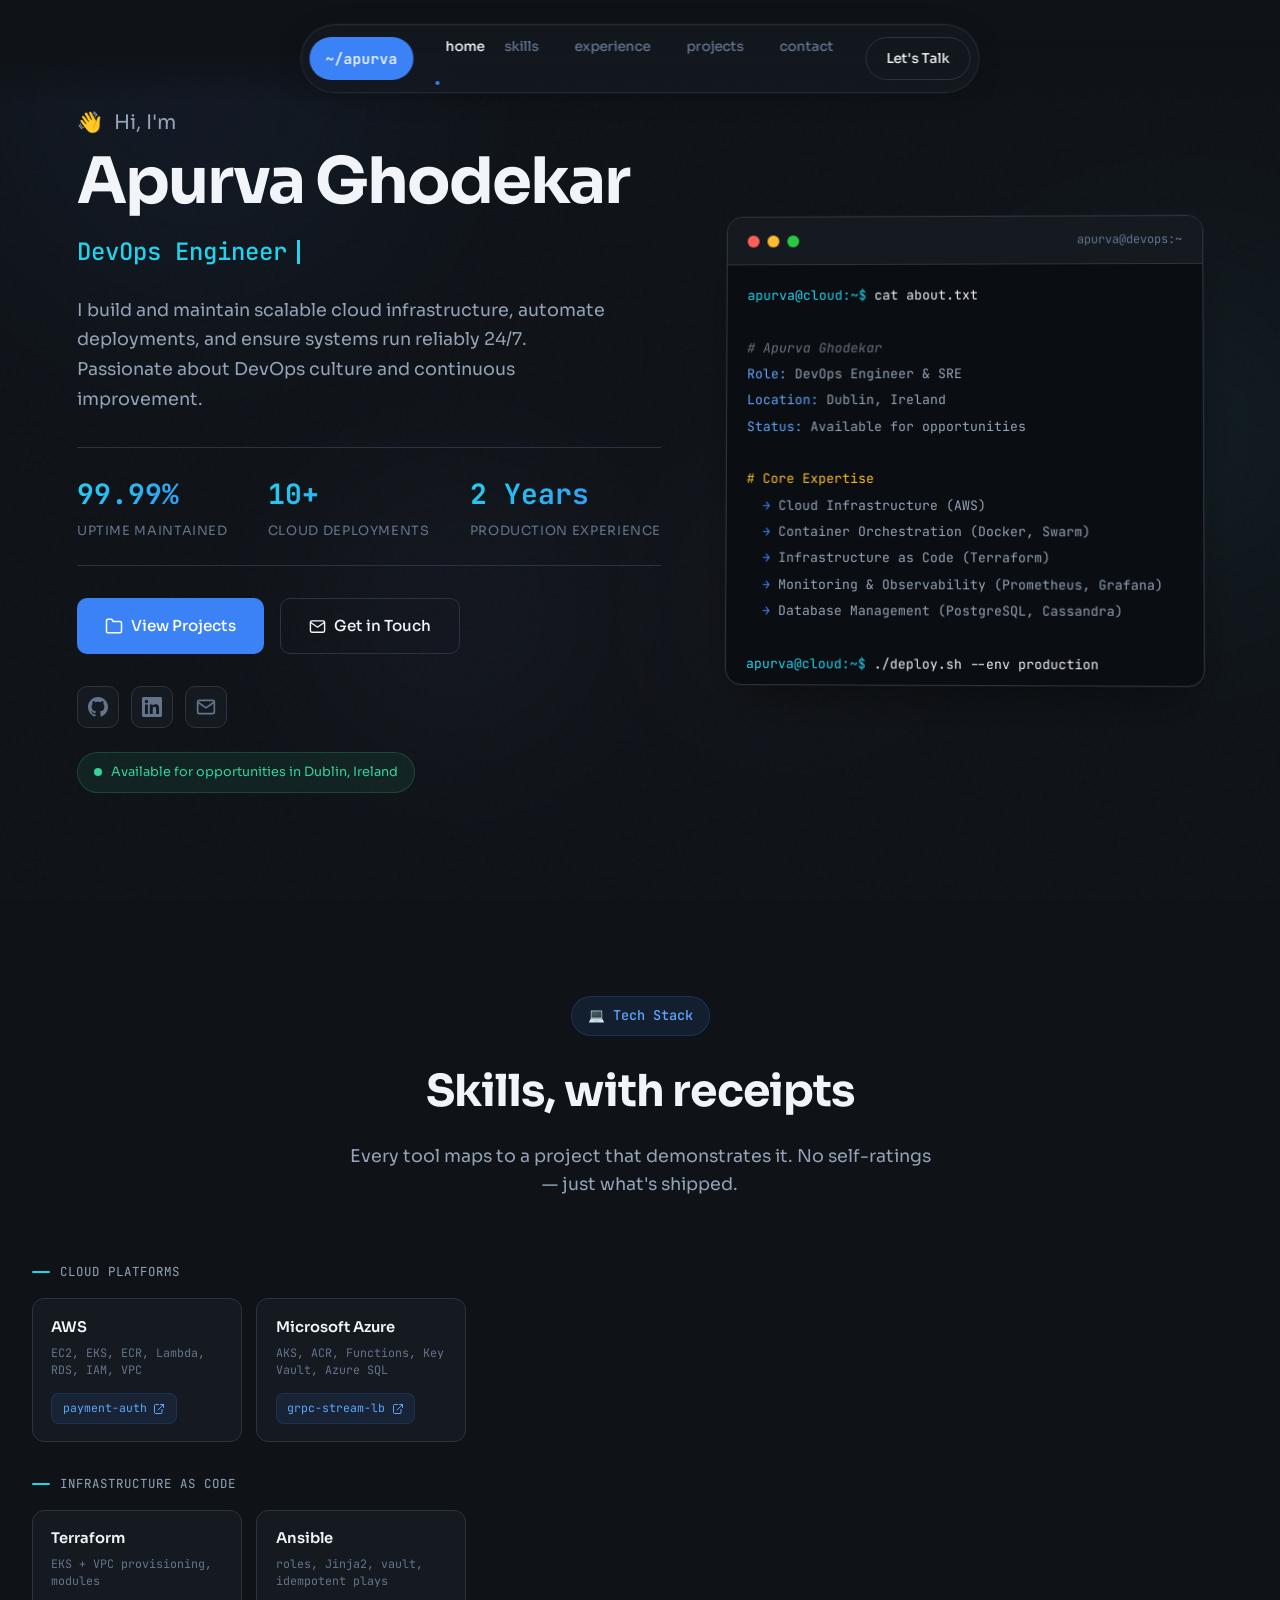
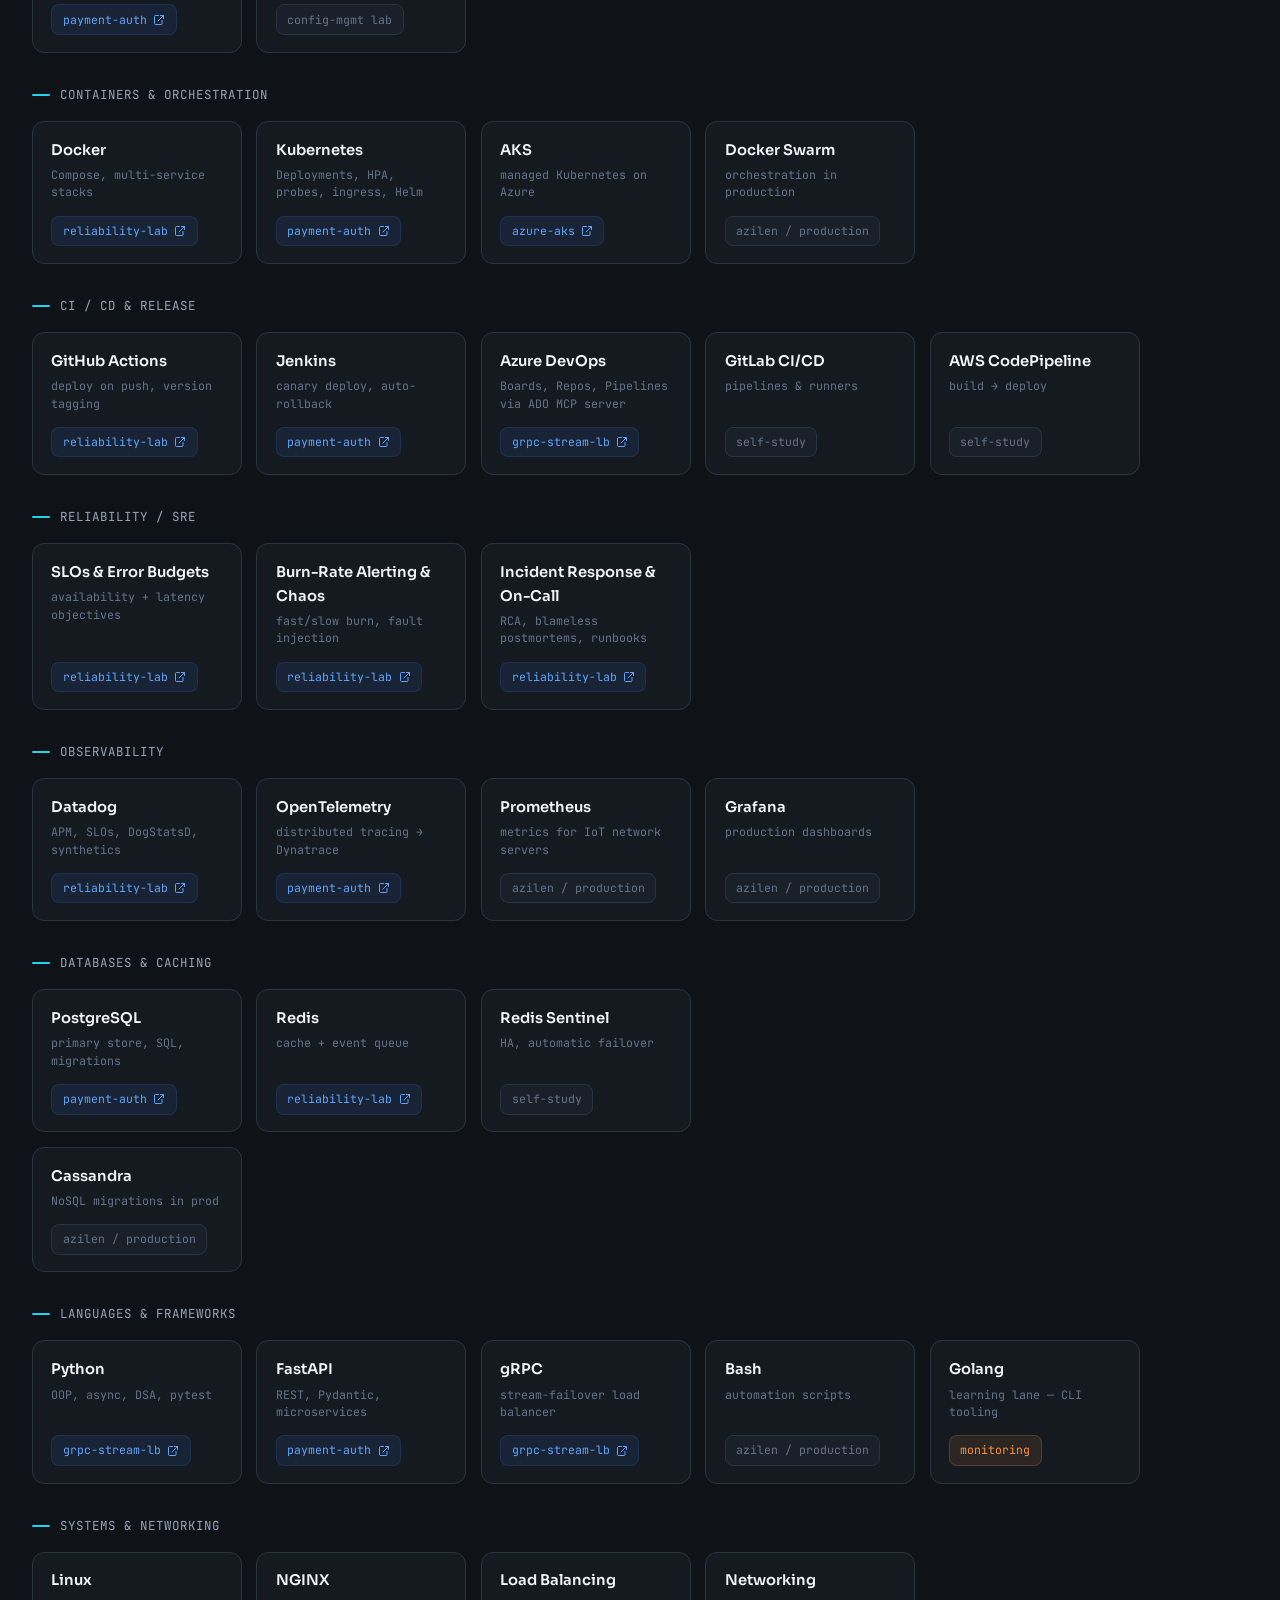
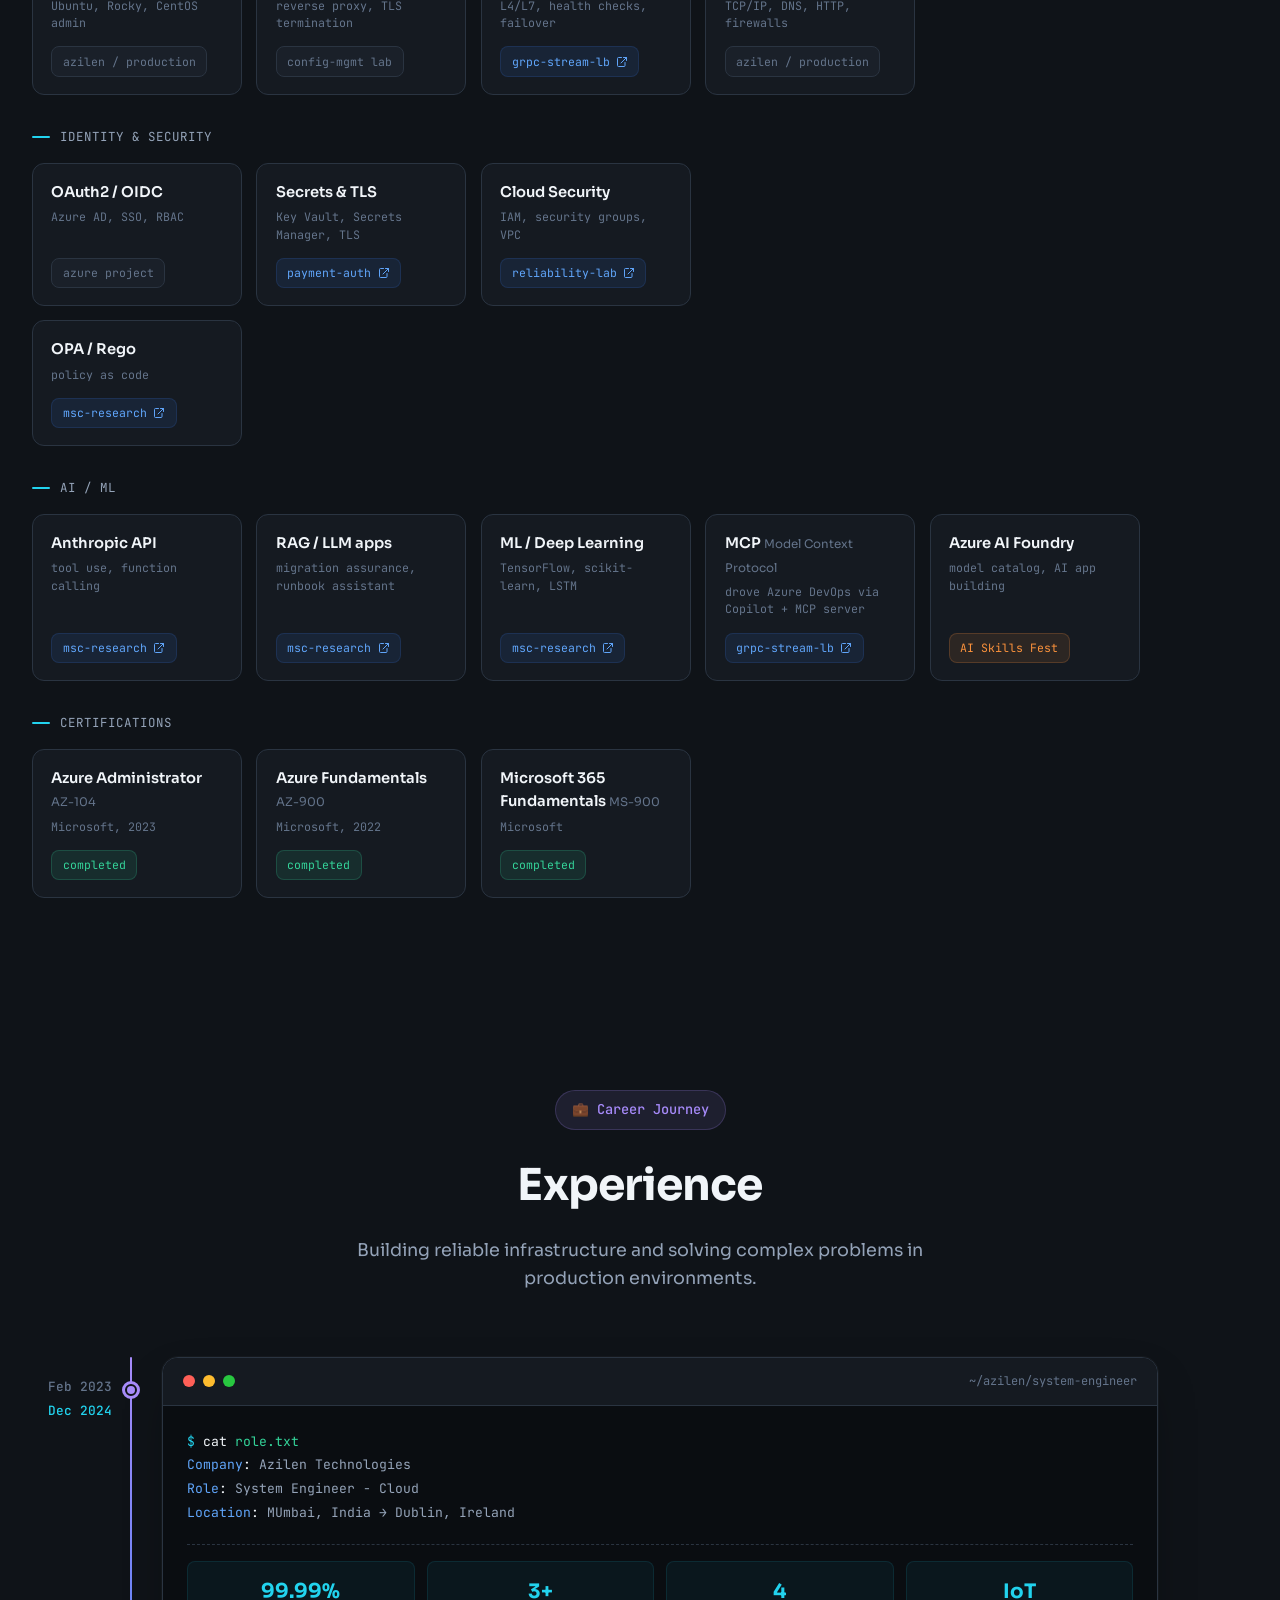
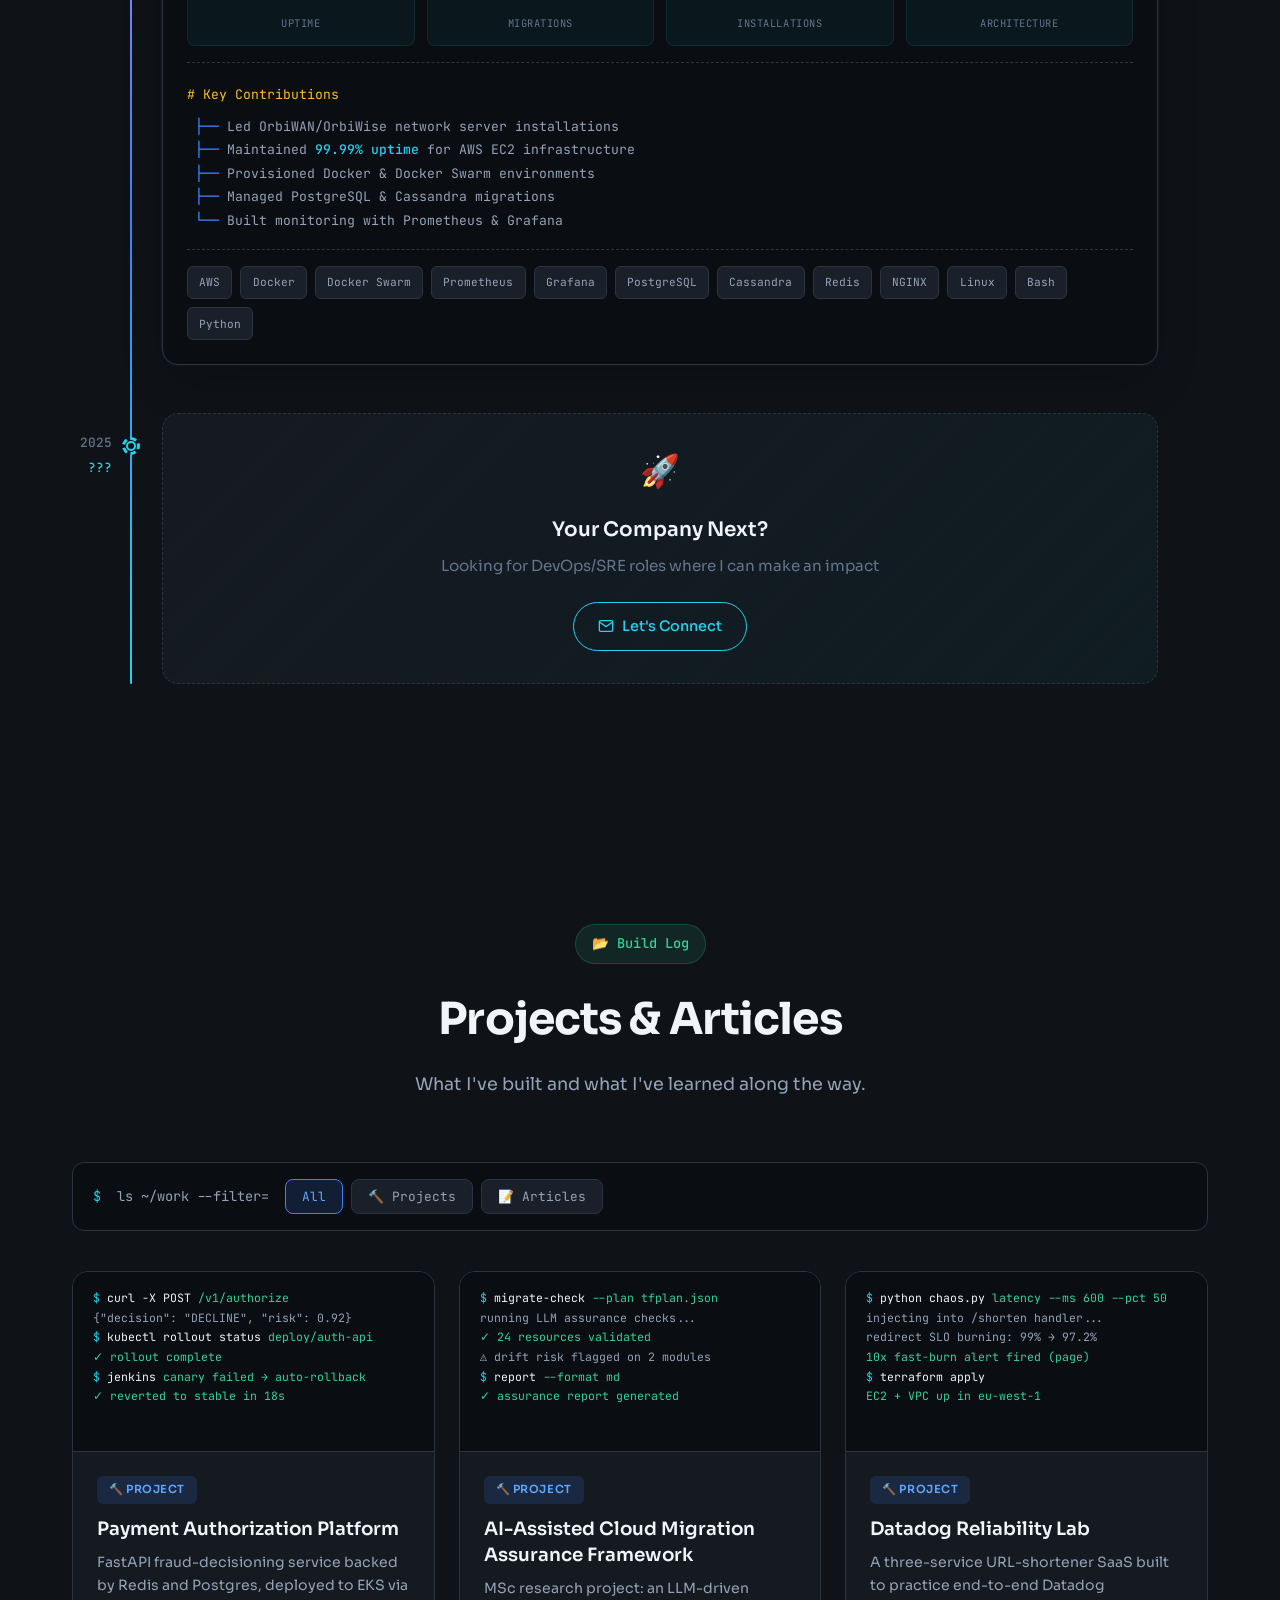
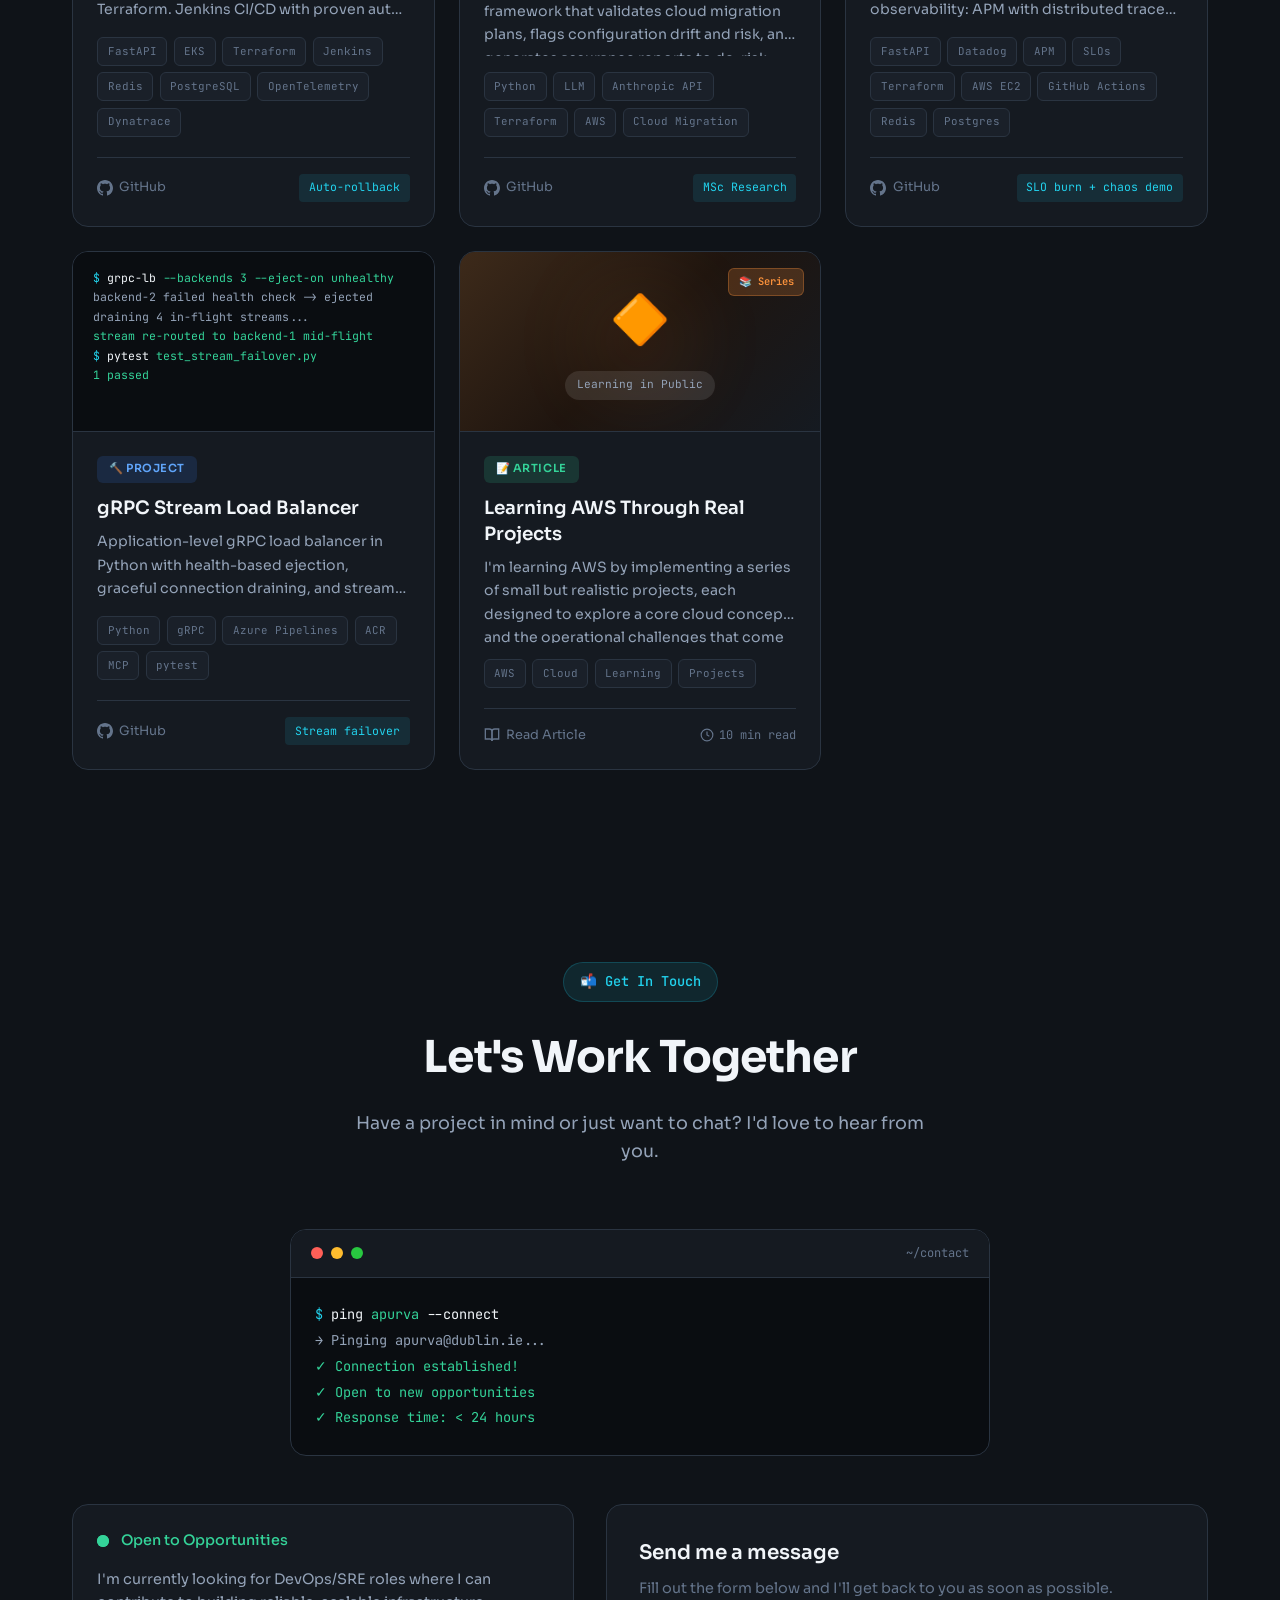
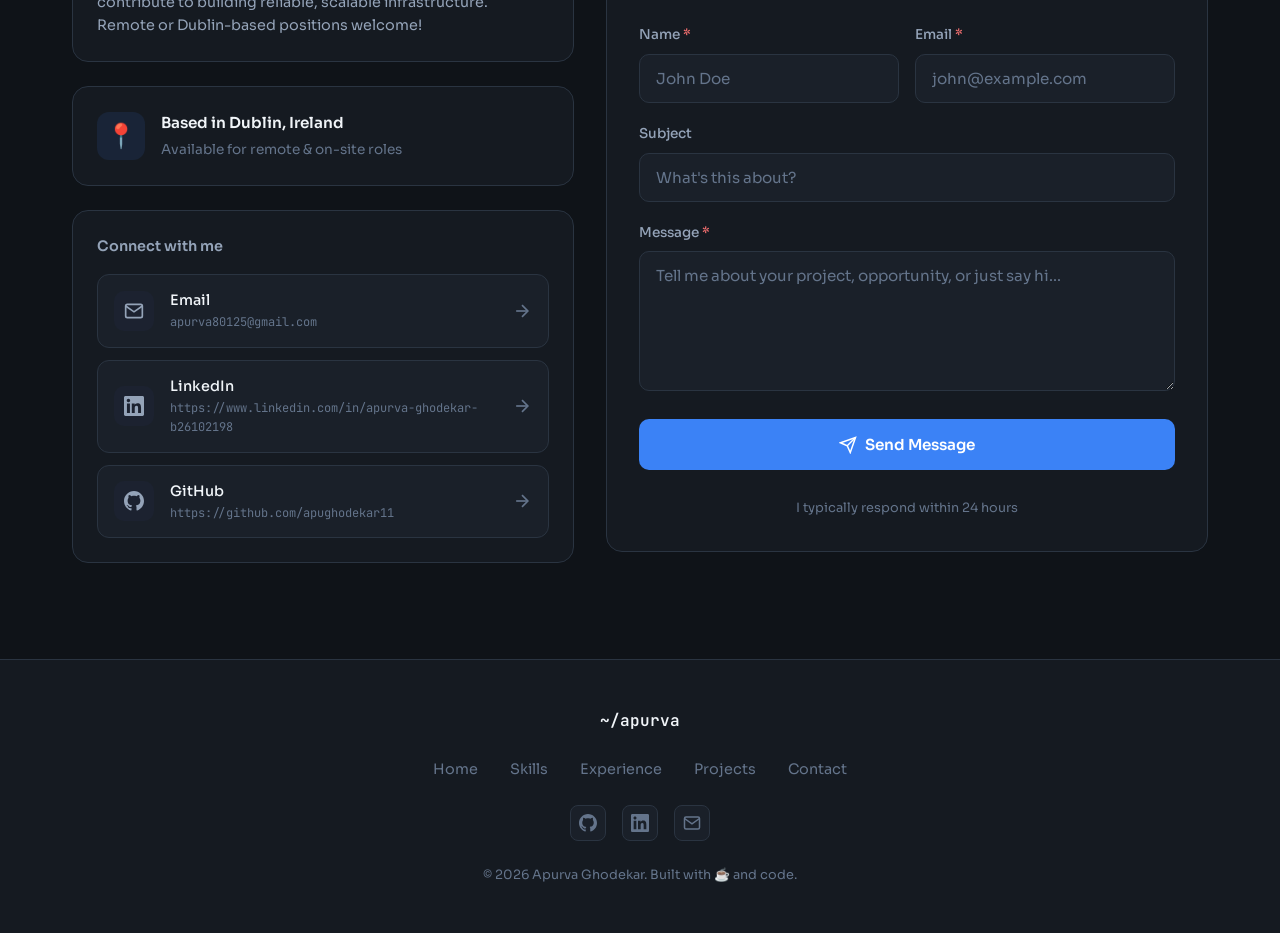
<file: index.html>
<!DOCTYPE html>
<html lang="en">
<head>
    <!-- Google Analytics -->
    <script async src="https://www.googletagmanager.com/gtag/js?id=G-FP059JRLY7"></script>
    <script>
      window.dataLayer = window.dataLayer || [];
      function gtag(){dataLayer.push(arguments);}
      gtag('js', new Date());
      gtag('config', 'G-FP059JRLY7');
    </script>
    
    <meta charset="UTF-8">		
    <meta charset="UTF-8">
    <meta name="viewport" content="width=device-width, initial-scale=1.0">
    <title>Apurva Ghodekar | DevOps Engineer</title>
    <meta name="description" content="DevOps Engineer & SRE based in Dublin, Ireland. Building scalable cloud infrastructure with AWS, Docker, Terraform, and more.">
    <link rel="preconnect" href="https://fonts.googleapis.com">
    <link rel="preconnect" href="https://fonts.gstatic.com" crossorigin>
    <link href="https://fonts.googleapis.com/css2?family=JetBrains+Mono:wght@400;500;600&family=Sora:wght@300;400;500;600;700&display=swap" rel="stylesheet">
    <link rel="stylesheet" href="css/base.css">
    <link rel="stylesheet" href="css/sections.css">
    <link rel="stylesheet" href="css/contact-footer.css">
</head>

<body>
    <!-- Atmospheric Background -->
    <div class="bg-atmosphere">
        <div class="orb orb-1"></div>
        <div class="orb orb-2"></div>
        <div class="orb orb-3"></div>
        <div class="orb orb-4"></div>
        <div class="grid-overlay"></div>
        <div class="noise"></div>
    </div>
    <div class="nav-fade"></div>
    
    <!-- Navigation -->
    <div class="nav-wrapper" id="nav-wrapper">
        <nav>
            <a href="#home" class="logo">~/apurva</a>
            <ul class="nav-links">
                <li><a href="#home" class="active">home</a></li>
                <li><a href="#skills">skills</a></li>
                <li><a href="#experience">experience</a></li>
                <li><a href="#projects">projects</a></li>
                <li><a href="#contact">contact</a></li>
            </ul>
            <a href="#contact" class="nav-cta">Let's Talk</a>
            <button class="mobile-menu-btn" id="mobile-menu-btn" aria-label="Open menu">
                <svg width="24" height="24" viewBox="0 0 24 24" fill="none" stroke="currentColor" stroke-width="2">
                    <line x1="3" y1="6" x2="21" y2="6"></line>
                    <line x1="3" y1="12" x2="21" y2="12"></line>
                    <line x1="3" y1="18" x2="21" y2="18"></line>
                </svg>
            </button>
        </nav>
    </div>
    
    <!-- Mobile Menu -->
    <div class="mobile-menu" id="mobile-menu">
        <button class="mobile-menu-close" id="mobile-menu-close">&times;</button>
        <a href="#home">Home</a>
        <a href="#skills">Skills</a>
        <a href="#experience">Experience</a>
        <a href="#projects">Projects</a>
        <a href="#contact">Contact</a>
    </div>

    <main>
        <!-- HERO SECTION -->
        <section class="hero" id="home">
            <div class="hero-container">
                <div class="hero-left">
                    <p class="greeting"><span class="wave">👋</span> Hi, I'm</p>
                    <h1>Apurva Ghodekar</h1>
                    <div class="title-wrapper">
                        <span class="typewriter-text" id="typewriter"></span>
                        <span class="cursor"></span>
                    </div>
                    <p class="hero-description">I build and maintain scalable cloud infrastructure, automate deployments, and ensure systems run reliably 24/7. Passionate about DevOps culture and continuous improvement.</p>
                    <div class="hero-stats">
                        <div class="stat"><span class="stat-value">99.99%</span><span class="stat-label">Uptime Maintained</span></div>
                        <div class="stat"><span class="stat-value">10+</span><span class="stat-label">Cloud Deployments</span></div>
                        <div class="stat"><span class="stat-value">2 Years</span><span class="stat-label">Production Experience</span></div>
                    </div>
                    <div class="hero-buttons">
                        <a href="#projects" class="btn-primary"><svg width="18" height="18" viewBox="0 0 24 24" fill="none" stroke="currentColor" stroke-width="2"><path d="M22 19a2 2 0 0 1-2 2H4a2 2 0 0 1-2-2V5a2 2 0 0 1 2-2h5l2 3h9a2 2 0 0 1 2 2z"></path></svg>View Projects</a>
                        <a href="#contact" class="btn-secondary"><svg width="17" height="17" viewBox="0 0 24 24" fill="none" stroke="currentColor" stroke-width="2"><path d="M4 4h16c1.1 0 2 .9 2 2v12c0 1.1-.9 2-2 2H4c-1.1 0-2-.9-2-2V6c0-1.1.9-2 2-2z"></path><polyline points="22,6 12,13 2,6"></polyline></svg>Get in Touch</a>
                    </div>
                    <div class="social-links">
                        <a href="https://github.com/apughodekar11" class="social-link" aria-label="GitHub" target="_blank" rel="noopener noreferrer">  <svg viewBox="0 0 24 24" fill="currentColor"><path d="M12 0c-6.626 0-12 5.373-12 12 0 5.302 3.438 9.8 8.207 11.387.599.111.793-.261.793-.577v-2.234c-3.338.726-4.033-1.416-4.033-1.416-.546-1.387-1.333-1.756-1.333-1.756-1.089-.745.083-.729.083-.729 1.205.084 1.839 1.237 1.839 1.237 1.07 1.834 2.807 1.304 3.492.997.107-.775.418-1.305.762-1.604-2.665-.305-5.467-1.334-5.467-5.931 0-1.311.469-2.381 1.236-3.221-.124-.303-.535-1.524.117-3.176 0 0 1.008-.322 3.301 1.23.957-.266 1.983-.399 3.003-.404 1.02.005 2.047.138 3.006.404 2.291-1.552 3.297-1.23 3.297-1.23.653 1.653.242 2.874.118 3.176.77.84 1.235 1.911 1.235 3.221 0 4.609-2.807 5.624-5.479 5.921.43.372.823 1.102.823 2.222v3.293c0 .319.192.694.801.576 4.765-1.589 8.199-6.086 8.199-11.386 0-6.627-5.373-12-12-12z"/></svg></a>
                        <a href="https://www.linkedin.com/in/apurva-ghodekar-b26102198" class="social-link" aria-label="LinkedIn" target="_blank" rel="noopener noreferrer"><svg viewBox="0 0 24 24" fill="currentColor"><path d="M20.447 20.452h-3.554v-5.569c0-1.328-.027-3.037-1.852-3.037-1.853 0-2.136 1.445-2.136 2.939v5.667H9.351V9h3.414v1.561h.046c.477-.9 1.637-1.85 3.37-1.85 3.601 0 4.267 2.37 4.267 5.455v6.286zM5.337 7.433c-1.144 0-2.063-.926-2.063-2.065 0-1.138.92-2.063 2.063-2.063 1.14 0 2.064.925 2.064 2.063 0 1.139-.925 2.065-2.064 2.065zm1.782 13.019H3.555V9h3.564v11.452zM22.225 0H1.771C.792 0 0 .774 0 1.729v20.542C0 23.227.792 24 1.771 24h20.451C23.2 24 24 23.227 24 22.271V1.729C24 .774 23.2 0 22.222 0h.003z"/></svg></a>
                        <a href="mailto:apurva80125@gmail.com" class="social-link" aria-label="Email"><svg viewBox="0 0 24 24" fill="none" stroke="currentColor" stroke-width="2"><path d="M4 4h16c1.1 0 2 .9 2 2v12c0 1.1-.9 2-2 2H4c-1.1 0-2-.9-2-2V6c0-1.1.9-2 2-2z"></path><polyline points="22,6 12,13 2,6"></polyline></svg></a>
                    </div>
                    <div class="availability-badge"><span class="availability-dot"></span>Available for opportunities in Dublin, Ireland</div>
                </div>
                <div class="hero-right">
                    <div class="terminal">
                        <div class="terminal-header">
                            <div class="terminal-buttons"><span class="terminal-btn red"></span><span class="terminal-btn yellow"></span><span class="terminal-btn green"></span></div>
                            <span class="terminal-title">apurva@devops:~</span>
                        </div>
                        <div class="terminal-body" id="terminal-content"></div>
                    </div>
                </div>
            </div>
        </section>

        <!-- SKILLS SECTION -->
        <section class="skills-section" id="skills">
            <div class="section-header">
                <span class="section-label"><span>💻</span> Tech Stack</span>
                <h2 class="section-title">Skills, with receipts</h2>
                <p class="section-subtitle">Every tool maps to a project that demonstrates it. No self-ratings &mdash; just what's shipped.</p>
            </div>
            <div class="skills-cats">
                <div class="skill-cat">
                    <div class="skill-cat-label">cloud platforms</div>
                    <div class="skill-box-grid">
                        <div class="skill-box"><div class="skill-box-name">AWS</div><div class="skill-box-ctx">EC2, EKS, ECR, Lambda, RDS, IAM, VPC</div><a class="skill-chip" href="https://github.com/apughodekar11/payment-auth-platform" target="_blank" rel="noopener">payment-auth <svg viewBox="0 0 24 24" fill="none" stroke="currentColor" stroke-width="2" stroke-linecap="round" stroke-linejoin="round"><path d="M15 3h6v6"/><path d="M10 14 21 3"/><path d="M18 13v6a2 2 0 0 1-2 2H5a2 2 0 0 1-2-2V5a2 2 0 0 1 2-2h6"/></svg></a></div>
                        <div class="skill-box"><div class="skill-box-name">Microsoft Azure</div><div class="skill-box-ctx">AKS, ACR, Functions, Key Vault, Azure SQL</div><a class="skill-chip" href="https://github.com/apughodekar11/grpc-stream-lb" target="_blank" rel="noopener">grpc-stream-lb <svg viewBox="0 0 24 24" fill="none" stroke="currentColor" stroke-width="2" stroke-linecap="round" stroke-linejoin="round"><path d="M15 3h6v6"/><path d="M10 14 21 3"/><path d="M18 13v6a2 2 0 0 1-2 2H5a2 2 0 0 1-2-2V5a2 2 0 0 1 2-2h6"/></svg></a></div>
                    </div>
                </div>
                <div class="skill-cat">
                    <div class="skill-cat-label">infrastructure as code</div>
                    <div class="skill-box-grid">
                        <div class="skill-box"><div class="skill-box-name">Terraform</div><div class="skill-box-ctx">EKS + VPC provisioning, modules</div><a class="skill-chip" href="https://github.com/apughodekar11/payment-auth-platform" target="_blank" rel="noopener">payment-auth <svg viewBox="0 0 24 24" fill="none" stroke="currentColor" stroke-width="2" stroke-linecap="round" stroke-linejoin="round"><path d="M15 3h6v6"/><path d="M10 14 21 3"/><path d="M18 13v6a2 2 0 0 1-2 2H5a2 2 0 0 1-2-2V5a2 2 0 0 1 2-2h6"/></svg></a></div>
                        <div class="skill-box"><div class="skill-box-name">Ansible</div><div class="skill-box-ctx">roles, Jinja2, vault, idempotent plays</div><span class="skill-chip pending">config-mgmt lab</span></div>
                    </div>
                </div>
                <div class="skill-cat">
                    <div class="skill-cat-label">containers & orchestration</div>
                    <div class="skill-box-grid">
                        <div class="skill-box"><div class="skill-box-name">Docker</div><div class="skill-box-ctx">Compose, multi-service stacks</div><a class="skill-chip" href="https://github.com/apughodekar11/reliability-lab" target="_blank" rel="noopener">reliability-lab <svg viewBox="0 0 24 24" fill="none" stroke="currentColor" stroke-width="2" stroke-linecap="round" stroke-linejoin="round"><path d="M15 3h6v6"/><path d="M10 14 21 3"/><path d="M18 13v6a2 2 0 0 1-2 2H5a2 2 0 0 1-2-2V5a2 2 0 0 1 2-2h6"/></svg></a></div>
                        <div class="skill-box"><div class="skill-box-name">Kubernetes</div><div class="skill-box-ctx">Deployments, HPA, probes, ingress, Helm</div><a class="skill-chip" href="https://github.com/apughodekar11/payment-auth-platform" target="_blank" rel="noopener">payment-auth <svg viewBox="0 0 24 24" fill="none" stroke="currentColor" stroke-width="2" stroke-linecap="round" stroke-linejoin="round"><path d="M15 3h6v6"/><path d="M10 14 21 3"/><path d="M18 13v6a2 2 0 0 1-2 2H5a2 2 0 0 1-2-2V5a2 2 0 0 1 2-2h6"/></svg></a></div>
                        <div class="skill-box"><div class="skill-box-name">AKS</div><div class="skill-box-ctx">managed Kubernetes on Azure</div><a class="skill-chip" href="https://github.com/apughodekar11/azure-aks" target="_blank" rel="noopener">azure-aks <svg viewBox="0 0 24 24" fill="none" stroke="currentColor" stroke-width="2" stroke-linecap="round" stroke-linejoin="round"><path d="M15 3h6v6"/><path d="M10 14 21 3"/><path d="M18 13v6a2 2 0 0 1-2 2H5a2 2 0 0 1-2-2V5a2 2 0 0 1 2-2h6"/></svg></a></div>
                        <div class="skill-box"><div class="skill-box-name">Docker Swarm</div><div class="skill-box-ctx">orchestration in production</div><span class="skill-chip pending">azilen / production</span></div>
                    </div>
                </div>
                <div class="skill-cat">
                    <div class="skill-cat-label">ci / cd & release</div>
                    <div class="skill-box-grid">
                        <div class="skill-box"><div class="skill-box-name">GitHub Actions</div><div class="skill-box-ctx">deploy on push, version tagging</div><a class="skill-chip" href="https://github.com/apughodekar11/reliability-lab" target="_blank" rel="noopener">reliability-lab <svg viewBox="0 0 24 24" fill="none" stroke="currentColor" stroke-width="2" stroke-linecap="round" stroke-linejoin="round"><path d="M15 3h6v6"/><path d="M10 14 21 3"/><path d="M18 13v6a2 2 0 0 1-2 2H5a2 2 0 0 1-2-2V5a2 2 0 0 1 2-2h6"/></svg></a></div>
                        <div class="skill-box"><div class="skill-box-name">Jenkins</div><div class="skill-box-ctx">canary deploy, auto-rollback</div><a class="skill-chip" href="https://github.com/apughodekar11/payment-auth-platform" target="_blank" rel="noopener">payment-auth <svg viewBox="0 0 24 24" fill="none" stroke="currentColor" stroke-width="2" stroke-linecap="round" stroke-linejoin="round"><path d="M15 3h6v6"/><path d="M10 14 21 3"/><path d="M18 13v6a2 2 0 0 1-2 2H5a2 2 0 0 1-2-2V5a2 2 0 0 1 2-2h6"/></svg></a></div>
                        <div class="skill-box"><div class="skill-box-name">Azure DevOps</div><div class="skill-box-ctx">Boards, Repos, Pipelines via ADO MCP server</div><a class="skill-chip" href="https://github.com/apughodekar11/grpc-stream-lb" target="_blank" rel="noopener">grpc-stream-lb <svg viewBox="0 0 24 24" fill="none" stroke="currentColor" stroke-width="2" stroke-linecap="round" stroke-linejoin="round"><path d="M15 3h6v6"/><path d="M10 14 21 3"/><path d="M18 13v6a2 2 0 0 1-2 2H5a2 2 0 0 1-2-2V5a2 2 0 0 1 2-2h6"/></svg></a></div>
                        <div class="skill-box"><div class="skill-box-name">GitLab CI/CD</div><div class="skill-box-ctx">pipelines & runners</div><span class="skill-chip pending">self-study</span></div>
                        <div class="skill-box"><div class="skill-box-name">AWS CodePipeline</div><div class="skill-box-ctx">build → deploy</div><span class="skill-chip pending">self-study</span></div>
                    </div>
                </div>
                <div class="skill-cat">
                    <div class="skill-cat-label">reliability / sre</div>
                    <div class="skill-box-grid">
                        <div class="skill-box"><div class="skill-box-name">SLOs & Error Budgets</div><div class="skill-box-ctx">availability + latency objectives</div><a class="skill-chip" href="https://github.com/apughodekar11/reliability-lab" target="_blank" rel="noopener">reliability-lab <svg viewBox="0 0 24 24" fill="none" stroke="currentColor" stroke-width="2" stroke-linecap="round" stroke-linejoin="round"><path d="M15 3h6v6"/><path d="M10 14 21 3"/><path d="M18 13v6a2 2 0 0 1-2 2H5a2 2 0 0 1-2-2V5a2 2 0 0 1 2-2h6"/></svg></a></div>
                        <div class="skill-box"><div class="skill-box-name">Burn-Rate Alerting & Chaos</div><div class="skill-box-ctx">fast/slow burn, fault injection</div><a class="skill-chip" href="https://github.com/apughodekar11/reliability-lab" target="_blank" rel="noopener">reliability-lab <svg viewBox="0 0 24 24" fill="none" stroke="currentColor" stroke-width="2" stroke-linecap="round" stroke-linejoin="round"><path d="M15 3h6v6"/><path d="M10 14 21 3"/><path d="M18 13v6a2 2 0 0 1-2 2H5a2 2 0 0 1-2-2V5a2 2 0 0 1 2-2h6"/></svg></a></div>
                        <div class="skill-box"><div class="skill-box-name">Incident Response & On-Call</div><div class="skill-box-ctx">RCA, blameless postmortems, runbooks</div><a class="skill-chip" href="https://github.com/apughodekar11/reliability-lab" target="_blank" rel="noopener">reliability-lab <svg viewBox="0 0 24 24" fill="none" stroke="currentColor" stroke-width="2" stroke-linecap="round" stroke-linejoin="round"><path d="M15 3h6v6"/><path d="M10 14 21 3"/><path d="M18 13v6a2 2 0 0 1-2 2H5a2 2 0 0 1-2-2V5a2 2 0 0 1 2-2h6"/></svg></a></div>
                    </div>
                </div>
                <div class="skill-cat">
                    <div class="skill-cat-label">observability</div>
                    <div class="skill-box-grid">
                        <div class="skill-box"><div class="skill-box-name">Datadog</div><div class="skill-box-ctx">APM, SLOs, DogStatsD, synthetics</div><a class="skill-chip" href="https://github.com/apughodekar11/reliability-lab" target="_blank" rel="noopener">reliability-lab <svg viewBox="0 0 24 24" fill="none" stroke="currentColor" stroke-width="2" stroke-linecap="round" stroke-linejoin="round"><path d="M15 3h6v6"/><path d="M10 14 21 3"/><path d="M18 13v6a2 2 0 0 1-2 2H5a2 2 0 0 1-2-2V5a2 2 0 0 1 2-2h6"/></svg></a></div>
                        <div class="skill-box"><div class="skill-box-name">OpenTelemetry</div><div class="skill-box-ctx">distributed tracing → Dynatrace</div><a class="skill-chip" href="https://github.com/apughodekar11/payment-auth-platform" target="_blank" rel="noopener">payment-auth <svg viewBox="0 0 24 24" fill="none" stroke="currentColor" stroke-width="2" stroke-linecap="round" stroke-linejoin="round"><path d="M15 3h6v6"/><path d="M10 14 21 3"/><path d="M18 13v6a2 2 0 0 1-2 2H5a2 2 0 0 1-2-2V5a2 2 0 0 1 2-2h6"/></svg></a></div>
                        <div class="skill-box"><div class="skill-box-name">Prometheus</div><div class="skill-box-ctx">metrics for IoT network servers</div><span class="skill-chip pending">azilen / production</span></div>
                        <div class="skill-box"><div class="skill-box-name">Grafana</div><div class="skill-box-ctx">production dashboards</div><span class="skill-chip pending">azilen / production</span></div>
                    </div>
                </div>
                <div class="skill-cat">
                    <div class="skill-cat-label">databases & caching</div>
                    <div class="skill-box-grid">
                        <div class="skill-box"><div class="skill-box-name">PostgreSQL</div><div class="skill-box-ctx">primary store, SQL, migrations</div><a class="skill-chip" href="https://github.com/apughodekar11/payment-auth-platform" target="_blank" rel="noopener">payment-auth <svg viewBox="0 0 24 24" fill="none" stroke="currentColor" stroke-width="2" stroke-linecap="round" stroke-linejoin="round"><path d="M15 3h6v6"/><path d="M10 14 21 3"/><path d="M18 13v6a2 2 0 0 1-2 2H5a2 2 0 0 1-2-2V5a2 2 0 0 1 2-2h6"/></svg></a></div>
                        <div class="skill-box"><div class="skill-box-name">Redis</div><div class="skill-box-ctx">cache + event queue</div><a class="skill-chip" href="https://github.com/apughodekar11/reliability-lab" target="_blank" rel="noopener">reliability-lab <svg viewBox="0 0 24 24" fill="none" stroke="currentColor" stroke-width="2" stroke-linecap="round" stroke-linejoin="round"><path d="M15 3h6v6"/><path d="M10 14 21 3"/><path d="M18 13v6a2 2 0 0 1-2 2H5a2 2 0 0 1-2-2V5a2 2 0 0 1 2-2h6"/></svg></a></div>
                        <div class="skill-box"><div class="skill-box-name">Redis Sentinel</div><div class="skill-box-ctx">HA, automatic failover</div><span class="skill-chip pending">self-study</span></div>
                        <div class="skill-box"><div class="skill-box-name">Cassandra</div><div class="skill-box-ctx">NoSQL migrations in prod</div><span class="skill-chip pending">azilen / production</span></div>
                    </div>
                </div>
                <div class="skill-cat">
                    <div class="skill-cat-label">languages & frameworks</div>
                    <div class="skill-box-grid">
                        <div class="skill-box"><div class="skill-box-name">Python</div><div class="skill-box-ctx">OOP, async, DSA, pytest</div><a class="skill-chip" href="https://github.com/apughodekar11/grpc-stream-lb" target="_blank" rel="noopener">grpc-stream-lb <svg viewBox="0 0 24 24" fill="none" stroke="currentColor" stroke-width="2" stroke-linecap="round" stroke-linejoin="round"><path d="M15 3h6v6"/><path d="M10 14 21 3"/><path d="M18 13v6a2 2 0 0 1-2 2H5a2 2 0 0 1-2-2V5a2 2 0 0 1 2-2h6"/></svg></a></div>
                        <div class="skill-box"><div class="skill-box-name">FastAPI</div><div class="skill-box-ctx">REST, Pydantic, microservices</div><a class="skill-chip" href="https://github.com/apughodekar11/payment-auth-platform" target="_blank" rel="noopener">payment-auth <svg viewBox="0 0 24 24" fill="none" stroke="currentColor" stroke-width="2" stroke-linecap="round" stroke-linejoin="round"><path d="M15 3h6v6"/><path d="M10 14 21 3"/><path d="M18 13v6a2 2 0 0 1-2 2H5a2 2 0 0 1-2-2V5a2 2 0 0 1 2-2h6"/></svg></a></div>
                        <div class="skill-box"><div class="skill-box-name">gRPC</div><div class="skill-box-ctx">stream-failover load balancer</div><a class="skill-chip" href="https://github.com/apughodekar11/grpc-stream-lb" target="_blank" rel="noopener">grpc-stream-lb <svg viewBox="0 0 24 24" fill="none" stroke="currentColor" stroke-width="2" stroke-linecap="round" stroke-linejoin="round"><path d="M15 3h6v6"/><path d="M10 14 21 3"/><path d="M18 13v6a2 2 0 0 1-2 2H5a2 2 0 0 1-2-2V5a2 2 0 0 1 2-2h6"/></svg></a></div>
                        <div class="skill-box"><div class="skill-box-name">Bash</div><div class="skill-box-ctx">automation scripts</div><span class="skill-chip pending">azilen / production</span></div>
                        <div class="skill-box"><div class="skill-box-name">Golang</div><div class="skill-box-ctx">learning lane — CLI tooling</div><span class="skill-chip learn">monitoring</span></div>
                    </div>
                </div>
                <div class="skill-cat">
                    <div class="skill-cat-label">systems & networking</div>
                    <div class="skill-box-grid">
                        <div class="skill-box"><div class="skill-box-name">Linux</div><div class="skill-box-ctx">Ubuntu, Rocky, CentOS admin</div><span class="skill-chip pending">azilen / production</span></div>
                        <div class="skill-box"><div class="skill-box-name">NGINX</div><div class="skill-box-ctx">reverse proxy, TLS termination</div><span class="skill-chip pending">config-mgmt lab</span></div>
                        <div class="skill-box"><div class="skill-box-name">Load Balancing</div><div class="skill-box-ctx">L4/L7, health checks, failover</div><a class="skill-chip" href="https://github.com/apughodekar11/grpc-stream-lb" target="_blank" rel="noopener">grpc-stream-lb <svg viewBox="0 0 24 24" fill="none" stroke="currentColor" stroke-width="2" stroke-linecap="round" stroke-linejoin="round"><path d="M15 3h6v6"/><path d="M10 14 21 3"/><path d="M18 13v6a2 2 0 0 1-2 2H5a2 2 0 0 1-2-2V5a2 2 0 0 1 2-2h6"/></svg></a></div>
                        <div class="skill-box"><div class="skill-box-name">Networking</div><div class="skill-box-ctx">TCP/IP, DNS, HTTP, firewalls</div><span class="skill-chip pending">azilen / production</span></div>
                    </div>
                </div>
                <div class="skill-cat">
                    <div class="skill-cat-label">identity & security</div>
                    <div class="skill-box-grid">
                        <div class="skill-box"><div class="skill-box-name">OAuth2 / OIDC</div><div class="skill-box-ctx">Azure AD, SSO, RBAC</div><span class="skill-chip pending">azure project</span></div>
                        <div class="skill-box"><div class="skill-box-name">Secrets & TLS</div><div class="skill-box-ctx">Key Vault, Secrets Manager, TLS</div><a class="skill-chip" href="https://github.com/apughodekar11/payment-auth-platform" target="_blank" rel="noopener">payment-auth <svg viewBox="0 0 24 24" fill="none" stroke="currentColor" stroke-width="2" stroke-linecap="round" stroke-linejoin="round"><path d="M15 3h6v6"/><path d="M10 14 21 3"/><path d="M18 13v6a2 2 0 0 1-2 2H5a2 2 0 0 1-2-2V5a2 2 0 0 1 2-2h6"/></svg></a></div>
                        <div class="skill-box"><div class="skill-box-name">Cloud Security</div><div class="skill-box-ctx">IAM, security groups, VPC</div><a class="skill-chip" href="https://github.com/apughodekar11/reliability-lab" target="_blank" rel="noopener">reliability-lab <svg viewBox="0 0 24 24" fill="none" stroke="currentColor" stroke-width="2" stroke-linecap="round" stroke-linejoin="round"><path d="M15 3h6v6"/><path d="M10 14 21 3"/><path d="M18 13v6a2 2 0 0 1-2 2H5a2 2 0 0 1-2-2V5a2 2 0 0 1 2-2h6"/></svg></a></div>
                        <div class="skill-box"><div class="skill-box-name">OPA / Rego</div><div class="skill-box-ctx">policy as code</div><a class="skill-chip" href="https://github.com/apughodekar11/AI-assisted-cloud-migration-assurance-framework" target="_blank" rel="noopener">msc-research <svg viewBox="0 0 24 24" fill="none" stroke="currentColor" stroke-width="2" stroke-linecap="round" stroke-linejoin="round"><path d="M15 3h6v6"/><path d="M10 14 21 3"/><path d="M18 13v6a2 2 0 0 1-2 2H5a2 2 0 0 1-2-2V5a2 2 0 0 1 2-2h6"/></svg></a></div>
                    </div>
                </div>
                <div class="skill-cat">
                    <div class="skill-cat-label">ai / ml</div>
                    <div class="skill-box-grid">
                        <div class="skill-box"><div class="skill-box-name">Anthropic API</div><div class="skill-box-ctx">tool use, function calling</div><a class="skill-chip" href="https://github.com/apughodekar11/AI-assisted-cloud-migration-assurance-framework" target="_blank" rel="noopener">msc-research <svg viewBox="0 0 24 24" fill="none" stroke="currentColor" stroke-width="2" stroke-linecap="round" stroke-linejoin="round"><path d="M15 3h6v6"/><path d="M10 14 21 3"/><path d="M18 13v6a2 2 0 0 1-2 2H5a2 2 0 0 1-2-2V5a2 2 0 0 1 2-2h6"/></svg></a></div>
                        <div class="skill-box"><div class="skill-box-name">RAG / LLM apps</div><div class="skill-box-ctx">migration assurance, runbook assistant</div><a class="skill-chip" href="https://github.com/apughodekar11/AI-assisted-cloud-migration-assurance-framework" target="_blank" rel="noopener">msc-research <svg viewBox="0 0 24 24" fill="none" stroke="currentColor" stroke-width="2" stroke-linecap="round" stroke-linejoin="round"><path d="M15 3h6v6"/><path d="M10 14 21 3"/><path d="M18 13v6a2 2 0 0 1-2 2H5a2 2 0 0 1-2-2V5a2 2 0 0 1 2-2h6"/></svg></a></div>
                        <div class="skill-box"><div class="skill-box-name">ML / Deep Learning</div><div class="skill-box-ctx">TensorFlow, scikit-learn, LSTM</div><a class="skill-chip" href="https://github.com/apughodekar11/AI-assisted-cloud-migration-assurance-framework" target="_blank" rel="noopener">msc-research <svg viewBox="0 0 24 24" fill="none" stroke="currentColor" stroke-width="2" stroke-linecap="round" stroke-linejoin="round"><path d="M15 3h6v6"/><path d="M10 14 21 3"/><path d="M18 13v6a2 2 0 0 1-2 2H5a2 2 0 0 1-2-2V5a2 2 0 0 1 2-2h6"/></svg></a></div>
                        <div class="skill-box"><div class="skill-box-name">MCP <small>Model Context Protocol</small></div><div class="skill-box-ctx">drove Azure DevOps via Copilot + MCP server</div><a class="skill-chip" href="https://github.com/apughodekar11/grpc-stream-lb" target="_blank" rel="noopener">grpc-stream-lb <svg viewBox="0 0 24 24" fill="none" stroke="currentColor" stroke-width="2" stroke-linecap="round" stroke-linejoin="round"><path d="M15 3h6v6"/><path d="M10 14 21 3"/><path d="M18 13v6a2 2 0 0 1-2 2H5a2 2 0 0 1-2-2V5a2 2 0 0 1 2-2h6"/></svg></a></div>
                        <div class="skill-box"><div class="skill-box-name">Azure AI Foundry</div><div class="skill-box-ctx">model catalog, AI app building</div><span class="skill-chip learn">AI Skills Fest</span></div>
                    </div>
                </div>
                <div class="skill-cat">
                    <div class="skill-cat-label">certifications</div>
                    <div class="skill-box-grid">
                        <div class="skill-box"><div class="skill-box-name">Azure Administrator <small>AZ-104</small></div><div class="skill-box-ctx">Microsoft, 2023</div><span class="skill-chip done">completed</span></div>
                        <div class="skill-box"><div class="skill-box-name">Azure Fundamentals <small>AZ-900</small></div><div class="skill-box-ctx">Microsoft, 2022</div><span class="skill-chip done">completed</span></div>
                        <div class="skill-box"><div class="skill-box-name">Microsoft 365 Fundamentals <small>MS-900</small></div><div class="skill-box-ctx">Microsoft</div><span class="skill-chip done">completed</span></div>
                    </div>
                </div>
            </div>
        </section>

        <!-- EXPERIENCE SECTION -->
        <section class="experience-section" id="experience">
            <div class="section-header">
                <span class="section-label"><span>💼</span> Career Journey</span>
                <h2 class="section-title">Experience</h2>
                <p class="section-subtitle">Building reliable infrastructure and solving complex problems in production environments.</p>
            </div>
            <div class="timeline">
                <div class="timeline-item">
                    <div class="timeline-dot"></div>
                    <div class="timeline-date">Feb 2023<span class="end-date">Dec 2024</span></div>
                    <div class="exp-terminal-card">
                        <div class="exp-terminal-header">
                            <div class="terminal-buttons"><span class="terminal-btn red"></span><span class="terminal-btn yellow"></span><span class="terminal-btn green"></span></div>
                            <span class="terminal-title">~/azilen/system-engineer</span>
                        </div>
                        <div class="exp-terminal-body">
                            <span class="term-line"><span class="term-prompt">$</span> <span class="term-cmd">cat</span> <span class="term-string">role.txt</span></span>
                            <span class="term-line"><span class="term-key">Company</span>: <span class="term-value">Azilen Technologies</span></span>
                            <span class="term-line"><span class="term-key">Role</span>: <span class="term-value">System Engineer - Cloud</span></span>
                            <span class="term-line"><span class="term-key">Location</span>: <span class="term-value">MUmbai, India → Dublin, Ireland</span></span>
                            <div class="impact-stats">
                                <div class="impact-stat"><span class="impact-value">99.99%</span><span class="impact-label">Uptime</span></div>
                                <div class="impact-stat"><span class="impact-value">3+</span><span class="impact-label">Migrations</span></div>
                                <div class="impact-stat"><span class="impact-value">4</span><span class="impact-label">Installations</span></div>
                                <div class="impact-stat"><span class="impact-value">IoT</span><span class="impact-label">Architecture</span></div>
                            </div>
                            <span class="term-heading"># Key Contributions</span>
                            <span class="term-tree-item"><span class="term-tree">├──</span> Led OrbiWAN/OrbiWise network server installations</span>
                            <span class="term-tree-item"><span class="term-tree">├──</span> Maintained <span class="term-highlight">99.99% uptime</span> for AWS EC2 infrastructure</span>
                            <span class="term-tree-item"><span class="term-tree">├──</span> Provisioned Docker & Docker Swarm environments</span>
                            <span class="term-tree-item"><span class="term-tree">├──</span> Managed PostgreSQL & Cassandra migrations</span>
                            <span class="term-tree-item"><span class="term-tree">└──</span> Built monitoring with Prometheus & Grafana</span>
                            <div class="exp-tech-stack">
                                <span class="exp-tech-tag">AWS</span><span class="exp-tech-tag">Docker</span><span class="exp-tech-tag">Docker Swarm</span><span class="exp-tech-tag">Prometheus</span><span class="exp-tech-tag">Grafana</span><span class="exp-tech-tag">PostgreSQL</span><span class="exp-tech-tag">Cassandra</span><span class="exp-tech-tag">Redis</span><span class="exp-tech-tag">NGINX</span><span class="exp-tech-tag">Linux</span><span class="exp-tech-tag">Bash</span><span class="exp-tech-tag">Python</span>
                            </div>
                        </div>
                    </div>
                </div>
                <div class="timeline-item future">
                    <div class="timeline-dot"></div>
                    <div class="timeline-date">2025<span class="end-date">???</span></div>
                    <div class="future-card">
                        <div class="future-icon">🚀</div>
                        <h3 class="future-title">Your Company Next?</h3>
                        <p class="future-subtitle">Looking for DevOps/SRE roles where I can make an impact</p>
                        <a href="#contact" class="future-btn"><svg width="16" height="16" viewBox="0 0 24 24" fill="none" stroke="currentColor" stroke-width="2"><path d="M4 4h16c1.1 0 2 .9 2 2v12c0 1.1-.9 2-2 2H4c-1.1 0-2-.9-2-2V6c0-1.1.9-2 2-2z"></path><polyline points="22,6 12,13 2,6"></polyline></svg>Let's Connect</a>
                    </div>
                </div>
            </div>
        </section>

        <!-- PROJECTS & BLOG SECTION -->
        <section class="build-log-section" id="projects">
            <div class="section-header">
                <span class="section-label"><span>📂</span> Build Log</span>
                <h2 class="section-title">Projects & Articles</h2>
                <p class="section-subtitle">What I've built and what I've learned along the way.</p>
            </div>
            <div class="filter-bar">
                <span class="filter-prompt">$</span>
                <span class="filter-command">ls ~/work --filter=</span>
                <div class="filter-buttons">
                    <button class="filter-btn active" data-filter="all">All</button>
                    <button class="filter-btn" data-filter="project">🔨 Projects</button>
                    <button class="filter-btn" data-filter="article">📝 Articles</button>
                </div>
            </div>
            <div class="cards-grid">
                <!-- Payment Auth Platform -->
                <div class="project-card" data-type="project">
                    <div class="visual-terminal">
                        <span class="term-line"><span class="term-prompt">$</span> <span class="term-cmd">curl -X POST</span> <span class="term-string">/v1/authorize</span></span>
                        <span class="term-line"><span class="term-output">{"decision": "DECLINE", "risk": 0.92}</span></span>
                        <span class="term-line"><span class="term-prompt">$</span> <span class="term-cmd">kubectl rollout status</span> <span class="term-string">deploy/auth-api</span></span>
                        <span class="term-line"><span class="term-success">✓ rollout complete</span></span>
                        <span class="term-line"><span class="term-prompt">$</span> <span class="term-cmd">jenkins</span> <span class="term-string">canary failed → auto-rollback</span></span>
                        <span class="term-line"><span class="term-success">✓ reverted to stable in 18s</span></span>
                    </div>
                    <div class="project-card-content">
                        <span class="project-card-type project">🔨 Project</span>
                        <h3 class="project-card-title">Payment Authorization Platform</h3>
                        <p class="project-card-desc">FastAPI fraud-decisioning service backed by Redis and Postgres, deployed to EKS via Terraform. Jenkins CI/CD with proven auto-rollback on failed canaries, and OpenTelemetry tracing into Dynatrace.</p>
                        <div class="project-card-tags"><span class="project-tag">FastAPI</span><span class="project-tag">EKS</span><span class="project-tag">Terraform</span><span class="project-tag">Jenkins</span><span class="project-tag">Redis</span><span class="project-tag">PostgreSQL</span><span class="project-tag">OpenTelemetry</span><span class="project-tag">Dynatrace</span></div>
                        <div class="project-card-footer">
                            <div class="project-card-links">
                                <a href="https://github.com/apughodekar11/payment-auth-platform" target="_blank" rel="noopener" class="project-card-link"><svg viewBox="0 0 24 24" fill="currentColor"><path d="M12 0c-6.626 0-12 5.373-12 12 0 5.302 3.438 9.8 8.207 11.387.599.111.793-.261.793-.577v-2.234c-3.338.726-4.033-1.416-4.033-1.416-.546-1.387-1.333-1.756-1.333-1.756-1.089-.745.083-.729.083-.729 1.205.084 1.839 1.237 1.839 1.237 1.07 1.834 2.807 1.304 3.492.997.107-.775.418-1.305.762-1.604-2.665-.305-5.467-1.334-5.467-5.931 0-1.311.469-2.381 1.236-3.221-.124-.303-.535-1.524.117-3.176 0 0 1.008-.322 3.301 1.23.957-.266 1.983-.399 3.003-.404 1.02.005 2.047.138 3.006.404 2.291-1.552 3.297-1.23 3.297-1.23.653 1.653.242 2.874.118 3.176.77.84 1.235 1.911 1.235 3.221 0 4.609-2.807 5.624-5.479 5.921.43.372.823 1.102.823 2.222v3.293c0 .319.192.694.801.576 4.765-1.589 8.199-6.086 8.199-11.386 0-6.627-5.373-12-12-12z"/></svg>GitHub</a>
                            </div>
                            <span class="project-card-meta">Auto-rollback</span>
                        </div>
                    </div>
                </div>
                <!-- AI Cloud Migration Assurance -->
                <div class="project-card" data-type="project">
                    <div class="visual-terminal">
                        <span class="term-line"><span class="term-prompt">$</span> <span class="term-cmd">migrate-check</span> <span class="term-string">--plan tfplan.json</span></span>
                        <span class="term-line"><span class="term-output">running LLM assurance checks...</span></span>
                        <span class="term-line"><span class="term-success">✓ 24 resources validated</span></span>
                        <span class="term-line"><span class="term-output">⚠ drift risk flagged on 2 modules</span></span>
                        <span class="term-line"><span class="term-prompt">$</span> <span class="term-cmd">report</span> <span class="term-string">--format md</span></span>
                        <span class="term-line"><span class="term-success">✓ assurance report generated</span></span>
                    </div>
                    <div class="project-card-content">
                        <span class="project-card-type project">🔨 Project</span>
                        <h3 class="project-card-title">AI-Assisted Cloud Migration Assurance Framework</h3>
                        <p class="project-card-desc">MSc research project: an LLM-driven framework that validates cloud migration plans, flags configuration drift and risk, and generates assurance reports to de-risk infrastructure moves.</p>
                        <div class="project-card-tags"><span class="project-tag">Python</span><span class="project-tag">LLM</span><span class="project-tag">Anthropic API</span><span class="project-tag">Terraform</span><span class="project-tag">AWS</span><span class="project-tag">Cloud Migration</span></div>
                        <div class="project-card-footer">
                            <div class="project-card-links">
                                <a href="https://github.com/apughodekar11/AI-assisted-cloud-migration-assurance-framework" target="_blank" rel="noopener" class="project-card-link"><svg viewBox="0 0 24 24" fill="currentColor"><path d="M12 0c-6.626 0-12 5.373-12 12 0 5.302 3.438 9.8 8.207 11.387.599.111.793-.261.793-.577v-2.234c-3.338.726-4.033-1.416-4.033-1.416-.546-1.387-1.333-1.756-1.333-1.756-1.089-.745.083-.729.083-.729 1.205.084 1.839 1.237 1.839 1.237 1.07 1.834 2.807 1.304 3.492.997.107-.775.418-1.305.762-1.604-2.665-.305-5.467-1.334-5.467-5.931 0-1.311.469-2.381 1.236-3.221-.124-.303-.535-1.524.117-3.176 0 0 1.008-.322 3.301 1.23.957-.266 1.983-.399 3.003-.404 1.02.005 2.047.138 3.006.404 2.291-1.552 3.297-1.23 3.297-1.23.653 1.653.242 2.874.118 3.176.77.84 1.235 1.911 1.235 3.221 0 4.609-2.807 5.624-5.479 5.921.43.372.823 1.102.823 2.222v3.293c0 .319.192.694.801.576 4.765-1.589 8.199-6.086 8.199-11.386 0-6.627-5.373-12-12-12z"/></svg>GitHub</a>
                            </div>
                            <span class="project-card-meta">MSc Research</span>
                        </div>
                    </div>
                </div>
                <!-- Reliability Lab -->
                <div class="project-card" data-type="project">
                    <div class="visual-terminal">
                        <span class="term-line"><span class="term-prompt">$</span> <span class="term-cmd">python chaos.py</span> <span class="term-string">latency --ms 600 --pct 50</span></span>
                        <span class="term-line"><span class="term-output">injecting into /shorten handler...</span></span>
                        <span class="term-line"><span class="term-output">redirect SLO burning: 99% → 97.2%</span></span>
                        <span class="term-line"><span class="term-success">10x fast-burn alert fired (page)</span></span>
                        <span class="term-line"><span class="term-prompt">$</span> <span class="term-cmd">terraform apply</span></span>
                        <span class="term-line"><span class="term-success">EC2 + VPC up in eu-west-1</span></span>
                    </div>
                    <div class="project-card-content">
                        <span class="project-card-type project">🔨 Project</span>
                        <h3 class="project-card-title">Datadog Reliability Lab</h3>
                        <p class="project-card-desc">A three-service URL-shortener SaaS built to practice end-to-end Datadog observability: APM with distributed traces across a Redis queue, custom DogStatsD metrics, two SLOs with fast/slow burn-rate alerts, synthetics, and a chaos layer that injects failures inside the request handler so the SLOs actually move. Terraform provisions VPC + EC2 in eu-west-1; GitHub Actions deploys on push and sends per-release deploy events to Datadog.</p>
                        <div class="project-card-tags"><span class="project-tag">FastAPI</span><span class="project-tag">Datadog</span><span class="project-tag">APM</span><span class="project-tag">SLOs</span><span class="project-tag">Terraform</span><span class="project-tag">AWS EC2</span><span class="project-tag">GitHub Actions</span><span class="project-tag">Redis</span><span class="project-tag">Postgres</span></div>
                        <div class="project-card-footer">
                            <div class="project-card-links">
                                <a href="https://github.com/apughodekar11/datadog-reliability-lab" target="_blank" rel="noopener" class="project-card-link"><svg viewBox="0 0 24 24" fill="currentColor"><path d="M12 0c-6.626 0-12 5.373-12 12 0 5.302 3.438 9.8 8.207 11.387.599.111.793-.261.793-.577v-2.234c-3.338.726-4.033-1.416-4.033-1.416-.546-1.387-1.333-1.756-1.333-1.756-1.089-.745.083-.729.083-.729 1.205.084 1.839 1.237 1.839 1.237 1.07 1.834 2.807 1.304 3.492.997.107-.775.418-1.305.762-1.604-2.665-.305-5.467-1.334-5.467-5.931 0-1.311.469-2.381 1.236-3.221-.124-.303-.535-1.524.117-3.176 0 0 1.008-.322 3.301 1.23.957-.266 1.983-.399 3.003-.404 1.02.005 2.047.138 3.006.404 2.291-1.552 3.297-1.23 3.297-1.23.653 1.653.242 2.874.118 3.176.77.84 1.235 1.911 1.235 3.221 0 4.609-2.807 5.624-5.479 5.921.43.372.823 1.102.823 2.222v3.293c0 .319.192.694.801.576 4.765-1.589 8.199-6.086 8.199-11.386 0-6.627-5.373-12-12-12z"/></svg>GitHub</a>
                            </div>
                            <span class="project-card-meta">SLO burn + chaos demo</span>
                        </div>
                    </div>
                </div>
                <!-- gRPC Stream LB -->
                <div class="project-card" data-type="project">
                    <div class="visual-terminal">
                        <span class="term-line"><span class="term-prompt">$</span> <span class="term-cmd">grpc-lb</span> <span class="term-string">--backends 3 --eject-on unhealthy</span></span>
                        <span class="term-line"><span class="term-output">backend-2 failed health check -> ejected</span></span>
                        <span class="term-line"><span class="term-output">draining 4 in-flight streams...</span></span>
                        <span class="term-line"><span class="term-success">stream re-routed to backend-1 mid-flight</span></span>
                        <span class="term-line"><span class="term-prompt">$</span> <span class="term-cmd">pytest</span> <span class="term-string">test_stream_failover.py</span></span>
                        <span class="term-line"><span class="term-success">1 passed</span></span>
                    </div>
                    <div class="project-card-content">
                        <span class="project-card-type project">🔨 Project</span>
                        <h3 class="project-card-title">gRPC Stream Load Balancer</h3>
                        <p class="project-card-desc">Application-level gRPC load balancer in Python with health-based ejection, graceful connection draining, and stream failover — transparently re-routing an in-flight client stream to a healthy backend when one dies mid-stream. Replays real OpenSSH Loghub logs as the stream payload. CI via Azure Pipelines (Test -> Build to ACR), driven end-to-end through the Azure DevOps MCP server and GitHub Copilot.</p>
                        <div class="project-card-tags"><span class="project-tag">Python</span><span class="project-tag">gRPC</span><span class="project-tag">Azure Pipelines</span><span class="project-tag">ACR</span><span class="project-tag">MCP</span><span class="project-tag">pytest</span></div>
                        <div class="project-card-footer">
                            <div class="project-card-links">
                                <a href="https://github.com/apughodekar11/grpc-stream-lb" target="_blank" rel="noopener" class="project-card-link"><svg viewBox="0 0 24 24" fill="currentColor"><path d="M12 0c-6.626 0-12 5.373-12 12 0 5.302 3.438 9.8 8.207 11.387.599.111.793-.261.793-.577v-2.234c-3.338.726-4.033-1.416-4.033-1.416-.546-1.387-1.333-1.756-1.333-1.756-1.089-.745.083-.729.083-.729 1.205.084 1.839 1.237 1.839 1.237 1.07 1.834 2.807 1.304 3.492.997.107-.775.418-1.305.762-1.604-2.665-.305-5.467-1.334-5.467-5.931 0-1.311.469-2.381 1.236-3.221-.124-.303-.535-1.524.117-3.176 0 0 1.008-.322 3.301 1.23.957-.266 1.983-.399 3.003-.404 1.02.005 2.047.138 3.006.404 2.291-1.552 3.297-1.23 3.297-1.23.653 1.653.242 2.874.118 3.176.77.84 1.235 1.911 1.235 3.221 0 4.609-2.807 5.624-5.479 5.921.43.372.823 1.102.823 2.222v3.293c0 .319.192.694.801.576 4.765-1.589 8.199-6.086 8.199-11.386 0-6.627-5.373-12-12-12z"/></svg>GitHub</a>
                            </div>
                            <span class="project-card-meta">Stream failover</span>
                        </div>
                    </div>
                </div>
                <!-- Blog 1 -->
                <div class="project-card" data-type="article">
                    <div class="visual-gradient orange"><span class="series-badge">📚 Series</span><div class="gradient-content"><span class="gradient-icon">🔶</span><span class="gradient-badge">Learning in Public</span></div></div>
                    <div class="project-card-content">
                        <span class="project-card-type article">📝 Article</span>
                        <h3 class="project-card-title">Learning AWS Through Real Projects</h3>
                        <p class="project-card-desc">I'm learning AWS by implementing a series of small but realistic projects, each designed to explore a core cloud concept and the operational challenges that come with running systems in production.</p>
                        <div class="project-card-tags"><span class="project-tag">AWS</span><span class="project-tag">Cloud</span><span class="project-tag">Learning</span><span class="project-tag">Projects</span></div>
                        <div class="project-card-footer">
                            <a href="blog.html" class="project-card-link"><svg viewBox="0 0 24 24" fill="none" stroke="currentColor" stroke-width="2"><path d="M2 3h6a4 4 0 0 1 4 4v14a3 3 0 0 0-3-3H2z"></path><path d="M22 3h-6a4 4 0 0 0-4 4v14a3 3 0 0 1 3-3h7z"></path></svg>Read Article</a>
                            <span class="read-time"><svg viewBox="0 0 24 24" fill="none" stroke="currentColor" stroke-width="2"><circle cx="12" cy="12" r="10"></circle><polyline points="12 6 12 12 16 14"></polyline></svg>10 min read</span>
                        </div>
                    </div>
                </div>
            </div>
        </section>

        <!-- CONTACT SECTION -->
        <section class="contact-section" id="contact">
            <div class="section-header">
                <span class="section-label"><span>📬</span> Get In Touch</span>
                <h2 class="section-title">Let's Work Together</h2>
                <p class="section-subtitle">Have a project in mind or just want to chat? I'd love to hear from you.</p>
            </div>
            <div class="contact-terminal-card">
                <div class="contact-terminal-bar">
                    <div class="terminal-buttons"><span class="terminal-btn red"></span><span class="terminal-btn yellow"></span><span class="terminal-btn green"></span></div>
                    <span class="terminal-title">~/contact</span>
                </div>
                <div class="contact-terminal-body">
                    <span class="term-line"><span class="term-prompt">$</span> <span class="term-cmd">ping</span> <span class="term-string">apurva</span> --connect</span>
                    <span class="term-line"><span class="term-output">→ Pinging apurva@dublin.ie...</span></span>
                    <span class="term-line"><span class="term-success">✓ Connection established!</span></span>
                    <span class="term-line"><span class="term-success">✓ Open to new opportunities</span></span>
                    <span class="term-line"><span class="term-success">✓ Response time: < 24 hours</span></span>
                </div>
            </div>
            <div class="contact-grid">
                <div class="contact-info">
                    <div class="status-card">
                        <div class="status-header"><div class="status-indicator"></div><span class="status-text">Open to Opportunities</span></div>
                        <p class="status-desc">I'm currently looking for DevOps/SRE roles where I can contribute to building reliable, scalable infrastructure. Remote or Dublin-based positions welcome!</p>
                    </div>
                    <div class="location-card">
                        <div class="location-icon">📍</div>
                        <div class="location-info"><h4>Based in Dublin, Ireland</h4><p>Available for remote & on-site roles</p></div>
                    </div>
                    <div class="social-card">
                        <h4>Connect with me</h4>
                        <div class="contact-social-links">
                            <a href="mailto:apurva80125@gmail.com" class="contact-social-link">
                                <div class="contact-social-link-icon"><svg viewBox="0 0 24 24" fill="none" stroke="currentColor" stroke-width="2"><path d="M4 4h16c1.1 0 2 .9 2 2v12c0 1.1-.9 2-2 2H4c-1.1 0-2-.9-2-2V6c0-1.1.9-2 2-2z"></path><polyline points="22,6 12,13 2,6"></polyline></svg></div>
                                <div class="contact-social-link-info"><div class="contact-social-link-name">Email</div><div class="contact-social-link-handle">apurva80125@gmail.com</div></div>
                                <svg class="contact-social-link-arrow" width="20" height="20" viewBox="0 0 24 24" fill="none" stroke="currentColor" stroke-width="2"><line x1="5" y1="12" x2="19" y2="12"></line><polyline points="12 5 19 12 12 19"></polyline></svg>
                            </a>
                            <a href="https://www.linkedin.com/in/apurva-ghodekar-b26102198" target="_blank" class="contact-social-link">
                                <div class="contact-social-link-icon"><svg viewBox="0 0 24 24" fill="currentColor"><path d="M20.447 20.452h-3.554v-5.569c0-1.328-.027-3.037-1.852-3.037-1.853 0-2.136 1.445-2.136 2.939v5.667H9.351V9h3.414v1.561h.046c.477-.9 1.637-1.85 3.37-1.85 3.601 0 4.267 2.37 4.267 5.455v6.286zM5.337 7.433c-1.144 0-2.063-.926-2.063-2.065 0-1.138.92-2.063 2.063-2.063 1.14 0 2.064.925 2.064 2.063 0 1.139-.925 2.065-2.064 2.065zm1.782 13.019H3.555V9h3.564v11.452zM22.225 0H1.771C.792 0 0 .774 0 1.729v20.542C0 23.227.792 24 1.771 24h20.451C23.2 24 24 23.227 24 22.271V1.729C24 .774 23.2 0 22.222 0h.003z"/></svg></div>
                                <div class="contact-social-link-info"><div class="contact-social-link-name">LinkedIn</div><div class="contact-social-link-handle">https://www.linkedin.com/in/apurva-ghodekar-b26102198</div></div>
                                <svg class="contact-social-link-arrow" width="20" height="20" viewBox="0 0 24 24" fill="none" stroke="currentColor" stroke-width="2"><line x1="5" y1="12" x2="19" y2="12"></line><polyline points="12 5 19 12 12 19"></polyline></svg>
                            </a>
                            <a href="https://github.com/apughodekar11" target="_blank" class="contact-social-link">
                                <div class="contact-social-link-icon"><svg viewBox="0 0 24 24" fill="currentColor"><path d="M12 0c-6.626 0-12 5.373-12 12 0 5.302 3.438 9.8 8.207 11.387.599.111.793-.261.793-.577v-2.234c-3.338.726-4.033-1.416-4.033-1.416-.546-1.387-1.333-1.756-1.333-1.756-1.089-.745.083-.729.083-.729 1.205.084 1.839 1.237 1.839 1.237 1.07 1.834 2.807 1.304 3.492.997.107-.775.418-1.305.762-1.604-2.665-.305-5.467-1.334-5.467-5.931 0-1.311.469-2.381 1.236-3.221-.124-.303-.535-1.524.117-3.176 0 0 1.008-.322 3.301 1.23.957-.266 1.983-.399 3.003-.404 1.02.005 2.047.138 3.006.404 2.291-1.552 3.297-1.23 3.297-1.23.653 1.653.242 2.874.118 3.176.77.84 1.235 1.911 1.235 3.221 0 4.609-2.807 5.624-5.479 5.921.43.372.823 1.102.823 2.222v3.293c0 .319.192.694.801.576 4.765-1.589 8.199-6.086 8.199-11.386 0-6.627-5.373-12-12-12z"/></svg></div>
                                <div class="contact-social-link-info"><div class="contact-social-link-name">GitHub</div><div class="contact-social-link-handle">https://github.com/apughodekar11</div></div>
                                <svg class="contact-social-link-arrow" width="20" height="20" viewBox="0 0 24 24" fill="none" stroke="currentColor" stroke-width="2"><line x1="5" y1="12" x2="19" y2="12"></line><polyline points="12 5 19 12 12 19"></polyline></svg>
                            </a>
                        </div>
                    </div>
                    <!-- <a href="resume.pdf" download class="resume-btn"><svg viewBox="0 0 24 24" fill="none" stroke="currentColor" stroke-width="2"><path d="M21 15v4a2 2 0 0 1-2 2H5a2 2 0 0 1-2-2v-4"></path><polyline points="7 10 12 15 17 10"></polyline><line x1="12" y1="15" x2="12" y2="3"></line></svg>Download Resume</a> -->
                </div>
                <div class="contact-form-card">
                    <div class="form-header"><h3>Send me a message</h3><p>Fill out the form below and I'll get back to you as soon as possible.</p></div>
                    <form class="contact-form" id="contact-form">
                        <div class="form-row">
                            <div class="form-group"><label class="form-label" for="name">Name <span>*</span></label><input type="text" id="name" name="name" class="form-input" placeholder="John Doe" required></div>
                            <div class="form-group"><label class="form-label" for="email">Email <span>*</span></label><input type="email" id="email" name="email" class="form-input" placeholder="john@example.com" required></div>
                        </div>
                        <div class="form-group"><label class="form-label" for="subject">Subject</label><input type="text" id="subject" name="subject" class="form-input" placeholder="What's this about?"></div>
                        <div class="form-group"><label class="form-label" for="message">Message <span>*</span></label><textarea id="message" name="message" class="form-textarea" placeholder="Tell me about your project, opportunity, or just say hi..." required></textarea></div>
                        <button type="submit" class="form-submit"><svg viewBox="0 0 24 24" fill="none" stroke="currentColor" stroke-width="2"><line x1="22" y1="2" x2="11" y2="13"></line><polygon points="22 2 15 22 11 13 2 9 22 2"></polygon></svg>Send Message</button>
                        <p class="form-note">I typically respond within 24 hours</p>
                    </form>
                </div>
            </div>
        </section>
    </main>

    <!-- FOOTER -->
    <footer>
        <div class="footer-container">
            <span class="footer-logo">~/apurva</span>
            <div class="footer-links">
                <a href="#home">Home</a>
                <a href="#skills">Skills</a>
                <a href="#experience">Experience</a>
                <a href="#projects">Projects</a>
                <a href="#contact">Contact</a>
            </div>
            <div class="footer-social">
                <a href="https://github.com/apughodekar11" aria-label="GitHub" target="_blank"><svg viewBox="0 0 24 24" fill="currentColor"><path d="M12 0c-6.626 0-12 5.373-12 12 0 5.302 3.438 9.8 8.207 11.387.599.111.793-.261.793-.577v-2.234c-3.338.726-4.033-1.416-4.033-1.416-.546-1.387-1.333-1.756-1.333-1.756-1.089-.745.083-.729.083-.729 1.205.084 1.839 1.237 1.839 1.237 1.07 1.834 2.807 1.304 3.492.997.107-.775.418-1.305.762-1.604-2.665-.305-5.467-1.334-5.467-5.931 0-1.311.469-2.381 1.236-3.221-.124-.303-.535-1.524.117-3.176 0 0 1.008-.322 3.301 1.23.957-.266 1.983-.399 3.003-.404 1.02.005 2.047.138 3.006.404 2.291-1.552 3.297-1.23 3.297-1.23.653 1.653.242 2.874.118 3.176.77.84 1.235 1.911 1.235 3.221 0 4.609-2.807 5.624-5.479 5.921.43.372.823 1.102.823 2.222v3.293c0 .319.192.694.801.576 4.765-1.589 8.199-6.086 8.199-11.386 0-6.627-5.373-12-12-12z"/></svg></a>
                <a href="https://www.linkedin.com/in/apurva-ghodekar-b26102198" aria-label="LinkedIn" target="_blank"><svg viewBox="0 0 24 24" fill="currentColor"><path d="M20.447 20.452h-3.554v-5.569c0-1.328-.027-3.037-1.852-3.037-1.853 0-2.136 1.445-2.136 2.939v5.667H9.351V9h3.414v1.561h.046c.477-.9 1.637-1.85 3.37-1.85 3.601 0 4.267 2.37 4.267 5.455v6.286zM5.337 7.433c-1.144 0-2.063-.926-2.063-2.065 0-1.138.92-2.063 2.063-2.063 1.14 0 2.064.925 2.064 2.063 0 1.139-.925 2.065-2.064 2.065zm1.782 13.019H3.555V9h3.564v11.452zM22.225 0H1.771C.792 0 0 .774 0 1.729v20.542C0 23.227.792 24 1.771 24h20.451C23.2 24 24 23.227 24 22.271V1.729C24 .774 23.2 0 22.222 0h.003z"/></svg></a>
                <a href="mailto:apurva80125@gmail.com" aria-label="Email" target="_blank"><svg viewBox="0 0 24 24" fill="none" stroke="currentColor" stroke-width="2"><path d="M4 4h16c1.1 0 2 .9 2 2v12c0 1.1-.9 2-2 2H4c-1.1 0-2-.9-2-2V6c0-1.1.9-2 2-2z"></path><polyline points="22,6 12,13 2,6"></polyline></svg></a>
            </div>
            <p class="footer-copyright">© 2026 Apurva Ghodekar. Built with ☕ and code.</p>
        </div>
    </footer>

    <!-- JavaScript -->
    <script src="js/main.js"></script>
    <script src="js/contact-form.js"></script>
</body>
</html>
</file>
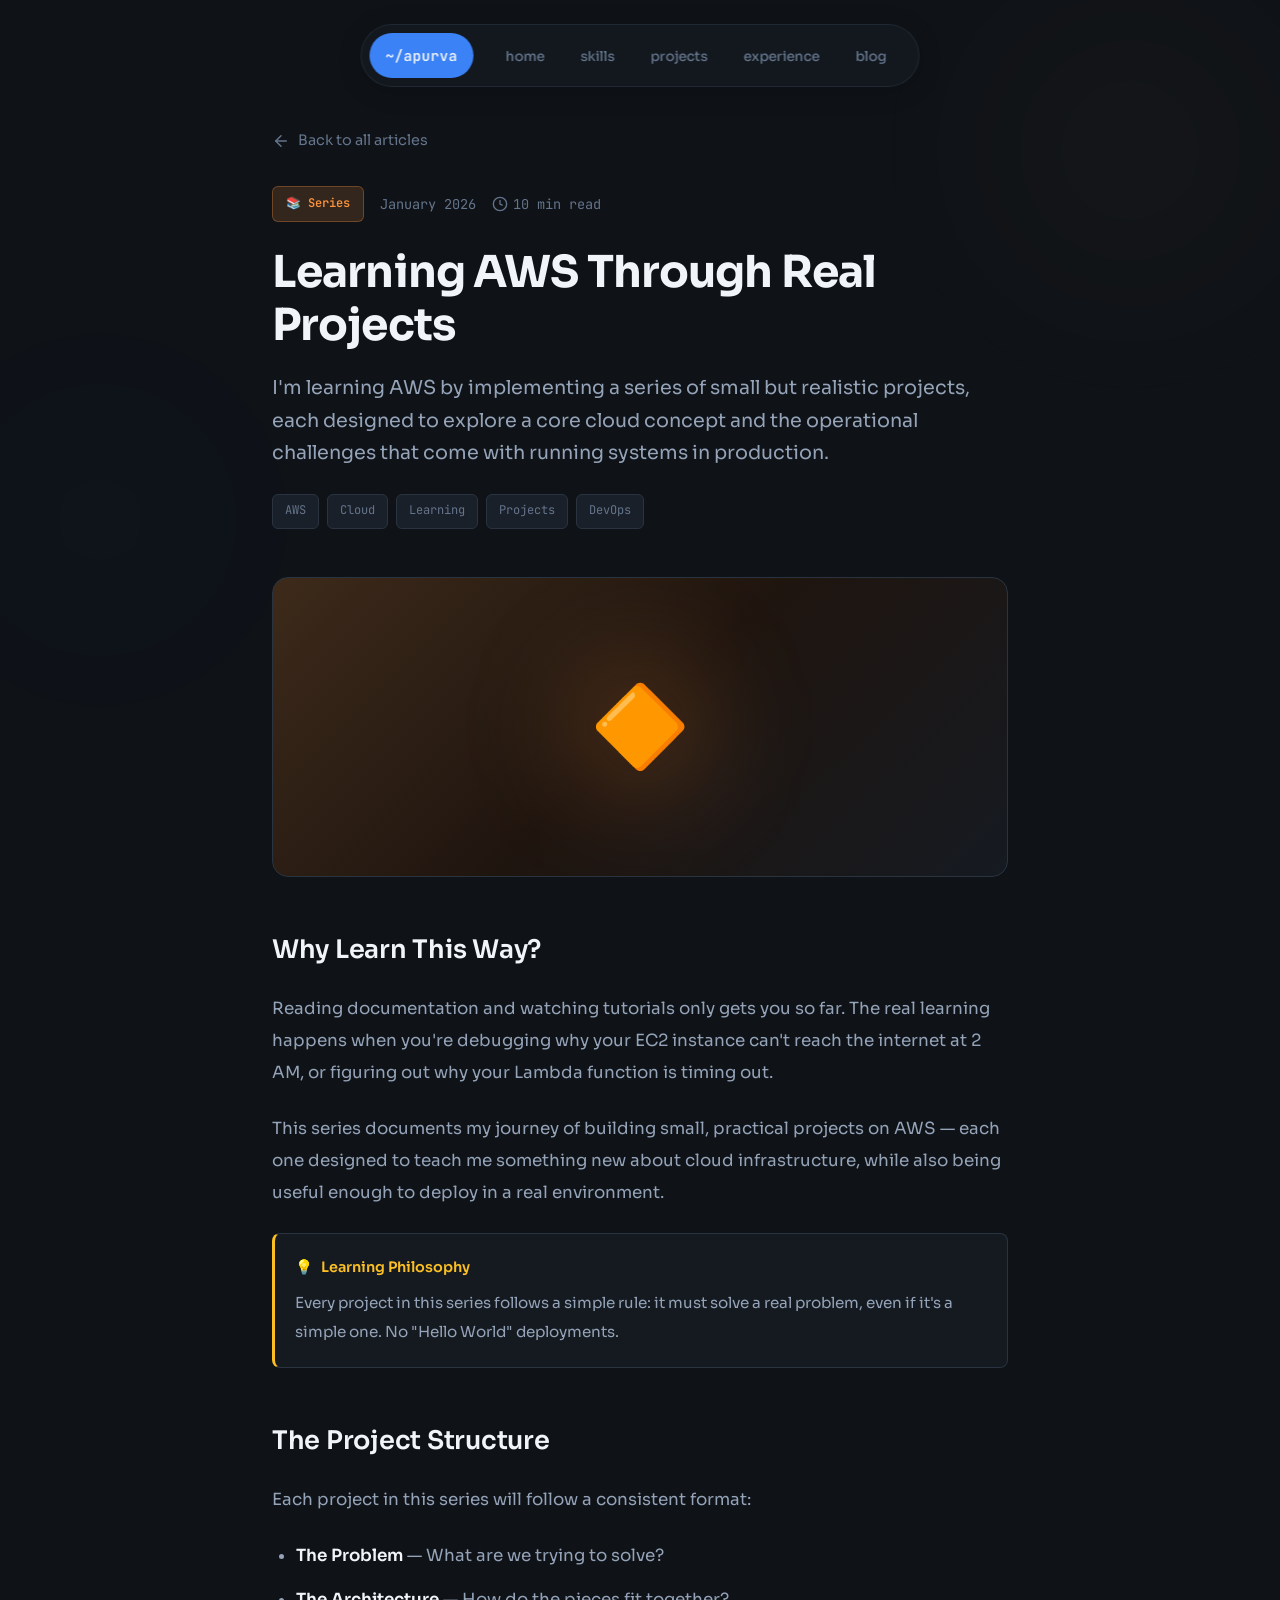
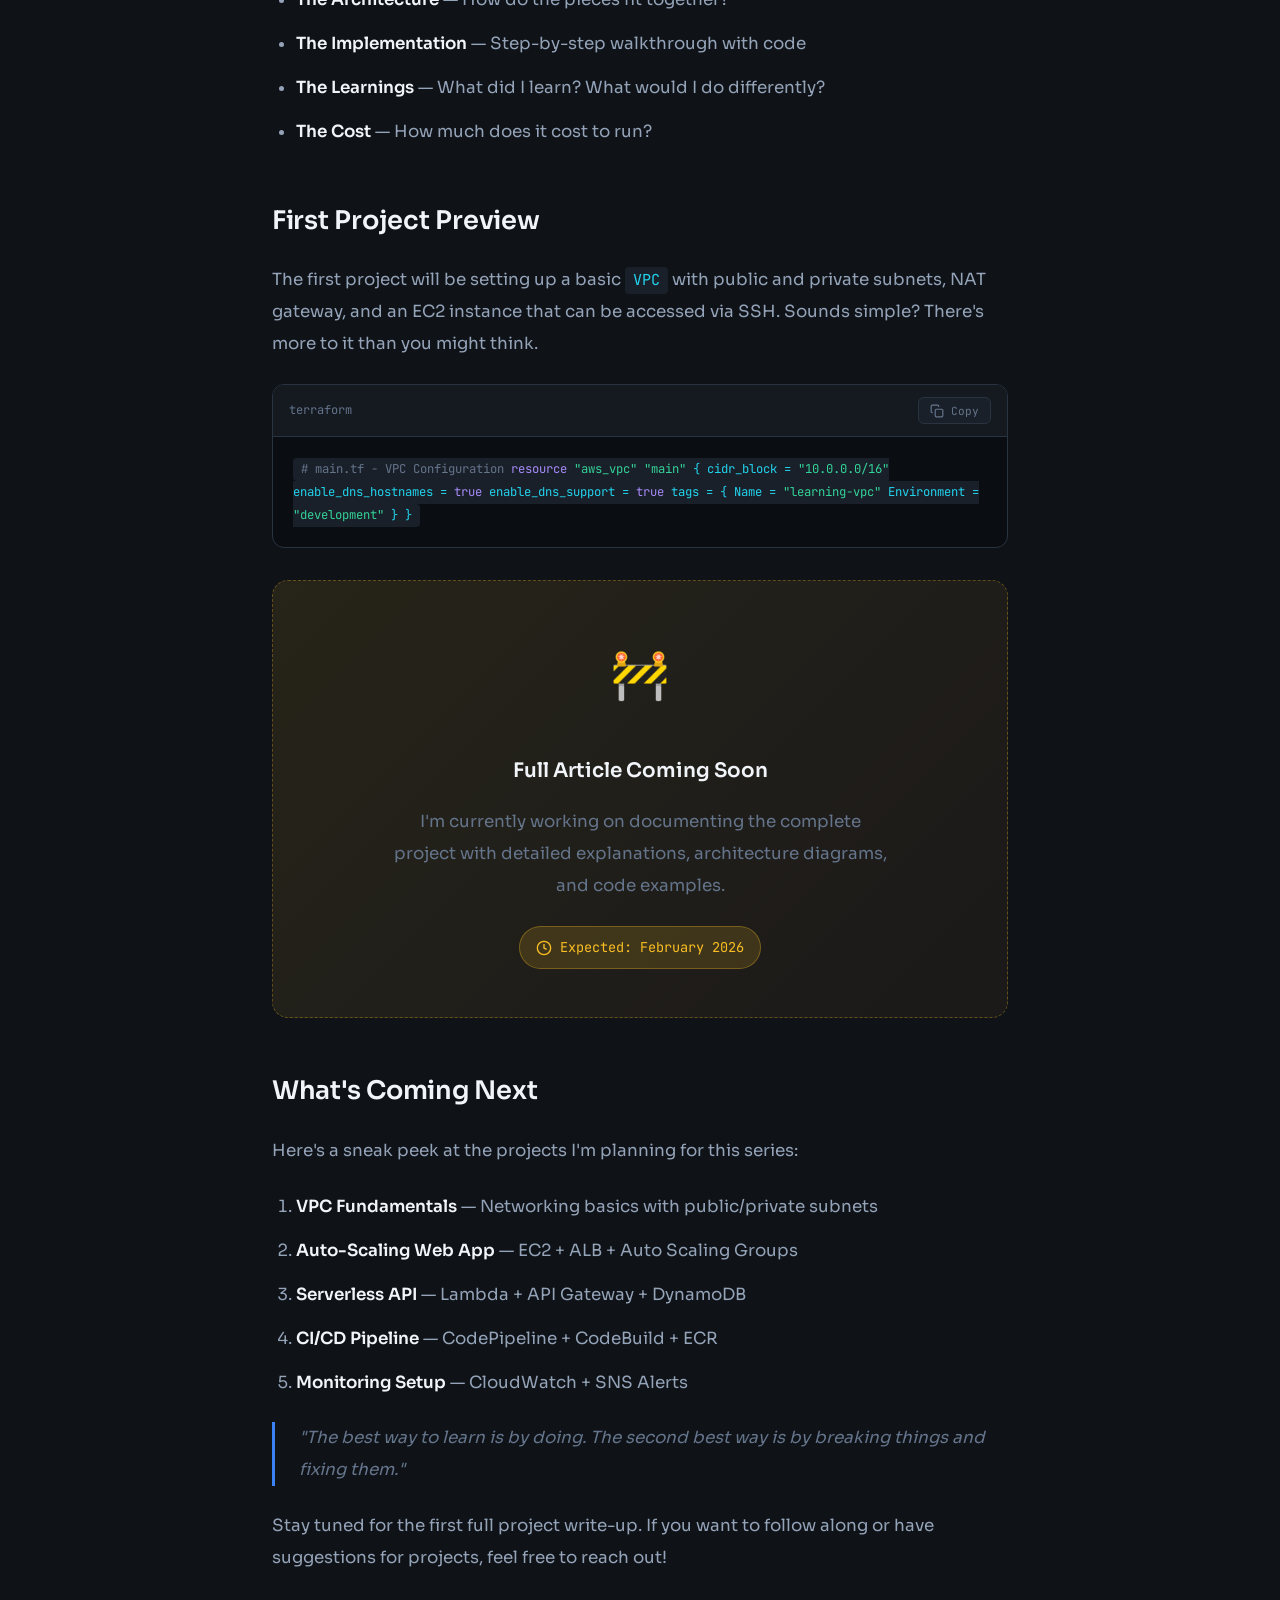
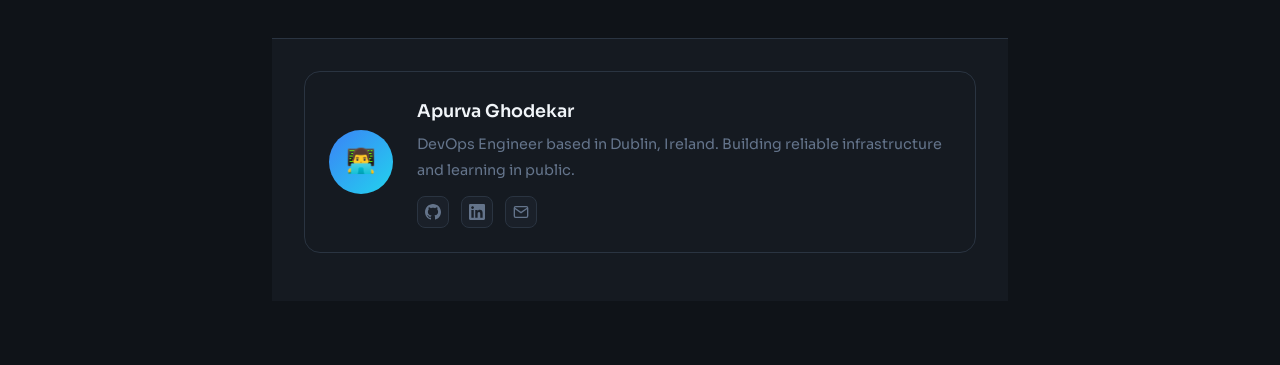
<file: blog.html>
<!DOCTYPE html>
<html lang="en">
<head>
    <!-- Google Analytics -->
    <script async src="https://www.googletagmanager.com/gtag/js?id=G-FP059JRLY7"></script>
    <script>
      window.dataLayer = window.dataLayer || [];
      function gtag(){dataLayer.push(arguments);}
      gtag('js', new Date());
      gtag('config', 'G-FP059JRLY7');
    </script>
    
    <meta charset="UTF-8">

    <meta charset="UTF-8">
    <meta name="viewport" content="width=device-width, initial-scale=1.0">
    <title>Learning AWS Through Real Projects | Apurva Ghodekar</title>
    <link rel="preconnect" href="https://fonts.googleapis.com">
    <link rel="preconnect" href="https://fonts.gstatic.com" crossorigin>
    <link href="https://fonts.googleapis.com/css2?family=JetBrains+Mono:wght@400;500;600&family=Sora:wght@300;400;500;600;700&display=swap" rel="stylesheet">
    <link rel="stylesheet" href="css/contact-footer.css">
    <style>
        :root {
            --bg-primary: #0f1318;
            --bg-secondary: #151a21;
            --bg-tertiary: #1a2029;
            --bg-card: #1c2230;
            --bg-terminal: #0a0d11;
            --text-primary: #f1f5f9;
            --text-secondary: #94a3b8;
            --text-muted: #64748b;
            --accent-blue: #3b82f6;
            --accent-blue-light: #60a5fa;
            --accent-cyan: #22d3ee;
            --accent-green: #34d399;
            --accent-yellow: #fbbf24;
            --accent-orange: #fb923c;
            --accent-red: #f87171;
            --accent-purple: #a78bfa;
            --accent-pink: #f472b6;
            --border-color: #2a3441;
        }

        * {
            margin: 0;
            padding: 0;
            box-sizing: border-box;
        }

        body {
            font-family: 'Sora', sans-serif;
            background: var(--bg-primary);
            color: var(--text-primary);
            line-height: 1.8;
        }

        /* Background Effects */
        .bg-atmosphere {
            position: fixed;
            top: 0;
            left: 0;
            width: 100%;
            height: 100%;
            pointer-events: none;
            z-index: 0;
            overflow: hidden;
        }

        .orb {
            position: absolute;
            border-radius: 50%;
            filter: blur(80px);
            opacity: 0.3;
        }

        .orb-1 {
            width: 500px;
            height: 500px;
            background: radial-gradient(circle, rgba(251, 146, 60, 0.12) 0%, transparent 70%);
            top: -100px;
            right: -100px;
        }

        .orb-2 {
            width: 400px;
            height: 400px;
            background: radial-gradient(circle, rgba(59, 130, 246, 0.1) 0%, transparent 70%);
            bottom: 20%;
            left: -100px;
        }

        /* Navigation */
        .nav-wrapper {
            position: fixed;
            top: 1.5rem;
            left: 50%;
            transform: translateX(-50%);
            z-index: 100;
        }

        nav {
            display: flex;
            align-items: center;
            gap: 0.5rem;
            padding: 0.5rem;
            background: rgba(21, 26, 33, 0.9);
            backdrop-filter: blur(20px);
            border: 1px solid rgba(42, 52, 65, 0.6);
            border-radius: 50px;
            box-shadow: 0 4px 24px rgba(0, 0, 0, 0.2);
        }

        .logo {
            font-family: 'JetBrains Mono', monospace;
            font-size: 0.9rem;
            font-weight: 600;
            color: var(--text-primary);
            text-decoration: none;
            padding: 0.6rem 1rem;
            background: var(--accent-blue);
            border-radius: 50px;
            transition: all 0.3s ease;
        }

        .logo:hover {
            background: var(--accent-blue-light);
        }

        .nav-links {
            display: flex;
            gap: 0.25rem;
            list-style: none;
            padding: 0 0.5rem;
        }

        .nav-links a {
            font-size: 0.85rem;
            font-weight: 500;
            color: var(--text-muted);
            text-decoration: none;
            padding: 0.6rem 1rem;
            border-radius: 50px;
            transition: all 0.2s ease;
        }

        .nav-links a:hover {
            color: var(--text-primary);
            background: rgba(255, 255, 255, 0.05);
        }

        /* Article Container */
        .article-container {
            position: relative;
            z-index: 2;
            max-width: 800px;
            margin: 0 auto;
            padding: 8rem 2rem 4rem;
        }

        /* Back Link */
        .back-link {
            display: inline-flex;
            align-items: center;
            gap: 0.5rem;
            color: var(--text-muted);
            text-decoration: none;
            font-size: 0.9rem;
            margin-bottom: 2rem;
            transition: color 0.2s ease;
        }

        .back-link:hover {
            color: var(--accent-cyan);
        }

        .back-link svg {
            width: 18px;
            height: 18px;
        }

        /* Article Header */
        .article-header {
            margin-bottom: 3rem;
        }

        .article-meta {
            display: flex;
            flex-wrap: wrap;
            align-items: center;
            gap: 1rem;
            margin-bottom: 1.5rem;
        }

        .article-badge {
            display: inline-flex;
            align-items: center;
            gap: 0.4rem;
            padding: 0.4rem 0.8rem;
            background: rgba(251, 146, 60, 0.15);
            border: 1px solid rgba(251, 146, 60, 0.3);
            border-radius: 6px;
            font-size: 0.75rem;
            font-weight: 600;
            color: var(--accent-orange);
            font-family: 'JetBrains Mono', monospace;
        }

        .article-date {
            font-size: 0.85rem;
            color: var(--text-muted);
            font-family: 'JetBrains Mono', monospace;
        }

        .article-read-time {
            display: flex;
            align-items: center;
            gap: 0.35rem;
            font-size: 0.85rem;
            color: var(--text-muted);
            font-family: 'JetBrains Mono', monospace;
        }

        .article-read-time svg {
            width: 16px;
            height: 16px;
        }

        .article-title {
            font-size: clamp(2rem, 5vw, 2.75rem);
            font-weight: 700;
            line-height: 1.2;
            margin-bottom: 1.25rem;
            letter-spacing: -0.02em;
        }

        .article-subtitle {
            font-size: 1.2rem;
            color: var(--text-secondary);
            line-height: 1.7;
        }

        /* Tags */
        .article-tags {
            display: flex;
            flex-wrap: wrap;
            gap: 0.5rem;
            margin-top: 1.5rem;
        }

        .tag {
            padding: 0.35rem 0.75rem;
            background: var(--bg-tertiary);
            border: 1px solid var(--border-color);
            border-radius: 6px;
            font-size: 0.75rem;
            color: var(--text-muted);
            font-family: 'JetBrains Mono', monospace;
            transition: all 0.2s ease;
        }

        .tag:hover {
            border-color: var(--accent-blue);
            color: var(--accent-blue-light);
        }

        /* Hero Image */
        .article-hero {
            width: 100%;
            height: 300px;
            background: linear-gradient(135deg, #3d2a1a 0%, #1f150f 50%, #151a21 100%);
            border-radius: 16px;
            margin-bottom: 3rem;
            display: flex;
            align-items: center;
            justify-content: center;
            position: relative;
            overflow: hidden;
            border: 1px solid var(--border-color);
        }

        .article-hero::after {
            content: '';
            position: absolute;
            width: 200px;
            height: 200px;
            border-radius: 50%;
            background: radial-gradient(circle, rgba(251, 146, 60, 0.3) 0%, transparent 70%);
            filter: blur(50px);
        }

        .hero-icon {
            font-size: 5rem;
            z-index: 2;
        }

        /* Article Content */
        .article-content {
            color: var(--text-secondary);
            font-size: 1.05rem;
            line-height: 1.9;
        }

        .article-content h2 {
            color: var(--text-primary);
            font-size: 1.6rem;
            font-weight: 600;
            margin-top: 3rem;
            margin-bottom: 1.25rem;
            letter-spacing: -0.01em;
        }

        .article-content h3 {
            color: var(--text-primary);
            font-size: 1.25rem;
            font-weight: 600;
            margin-top: 2rem;
            margin-bottom: 1rem;
        }

        .article-content p {
            margin-bottom: 1.5rem;
        }

        .article-content a {
            color: var(--accent-cyan);
            text-decoration: none;
            border-bottom: 1px solid transparent;
            transition: border-color 0.2s ease;
        }

        .article-content a:hover {
            border-bottom-color: var(--accent-cyan);
        }

        .article-content ul,
        .article-content ol {
            margin-bottom: 1.5rem;
            padding-left: 1.5rem;
        }

        .article-content li {
            margin-bottom: 0.75rem;
        }

        .article-content strong {
            color: var(--text-primary);
            font-weight: 600;
        }

        /* Code Blocks */
        .code-block {
            background: var(--bg-terminal);
            border: 1px solid var(--border-color);
            border-radius: 12px;
            margin: 1.5rem 0;
            overflow: hidden;
        }

        .code-header {
            display: flex;
            align-items: center;
            justify-content: space-between;
            padding: 0.75rem 1rem;
            background: var(--bg-secondary);
            border-bottom: 1px solid var(--border-color);
        }

        .code-lang {
            font-family: 'JetBrains Mono', monospace;
            font-size: 0.75rem;
            color: var(--text-muted);
        }

        .code-copy {
            display: flex;
            align-items: center;
            gap: 0.4rem;
            padding: 0.35rem 0.7rem;
            background: var(--bg-tertiary);
            border: 1px solid var(--border-color);
            border-radius: 6px;
            color: var(--text-muted);
            font-size: 0.7rem;
            font-family: 'JetBrains Mono', monospace;
            cursor: pointer;
            transition: all 0.2s ease;
        }

        .code-copy:hover {
            border-color: var(--accent-blue);
            color: var(--text-primary);
        }

        .code-copy svg {
            width: 14px;
            height: 14px;
        }

        .code-content {
            padding: 1.25rem;
            overflow-x: auto;
            font-family: 'JetBrains Mono', monospace;
            font-size: 0.85rem;
            line-height: 1.7;
        }

        .code-content code {
            color: var(--text-secondary);
        }

        .code-comment { color: var(--text-muted); }
        .code-keyword { color: var(--accent-purple); }
        .code-string { color: var(--accent-green); }
        .code-function { color: var(--accent-blue-light); }
        .code-variable { color: var(--accent-cyan); }

        /* Inline Code */
        .article-content code {
            background: var(--bg-tertiary);
            padding: 0.2rem 0.5rem;
            border-radius: 4px;
            font-family: 'JetBrains Mono', monospace;
            font-size: 0.9em;
            color: var(--accent-cyan);
        }

        /* Blockquote */
        .article-content blockquote {
            border-left: 3px solid var(--accent-blue);
            padding-left: 1.5rem;
            margin: 1.5rem 0;
            color: var(--text-muted);
            font-style: italic;
        }

        /* Callout */
        .callout {
            background: var(--bg-secondary);
            border: 1px solid var(--border-color);
            border-left: 3px solid var(--accent-yellow);
            border-radius: 8px;
            padding: 1.25rem;
            margin: 1.5rem 0;
        }

        .callout-title {
            display: flex;
            align-items: center;
            gap: 0.5rem;
            font-weight: 600;
            color: var(--accent-yellow);
            margin-bottom: 0.5rem;
            font-size: 0.9rem;
        }

        .callout-content {
            font-size: 0.95rem;
            color: var(--text-secondary);
        }

        /* Coming Soon Banner */
        .coming-soon-banner {
            background: linear-gradient(135deg, rgba(251, 191, 36, 0.1) 0%, rgba(251, 146, 60, 0.05) 100%);
            border: 1px dashed rgba(251, 191, 36, 0.3);
            border-radius: 16px;
            padding: 3rem 2rem;
            text-align: center;
            margin: 2rem 0;
        }

        .coming-soon-icon {
            font-size: 3rem;
            margin-bottom: 1rem;
        }

        .coming-soon-title {
            font-size: 1.5rem;
            font-weight: 600;
            color: var(--accent-yellow);
            margin-bottom: 0.75rem;
        }

        .coming-soon-text {
            color: var(--text-muted);
            max-width: 500px;
            margin: 0 auto 1.5rem;
        }

        .coming-soon-badge {
            display: inline-flex;
            align-items: center;
            gap: 0.5rem;
            padding: 0.5rem 1rem;
            background: rgba(251, 191, 36, 0.15);
            border: 1px solid rgba(251, 191, 36, 0.3);
            border-radius: 50px;
            font-size: 0.85rem;
            color: var(--accent-yellow);
            font-family: 'JetBrains Mono', monospace;
        }

        /* Article Footer */
        .article-footer {
            margin-top: 4rem;
            padding-top: 2rem;
            border-top: 1px solid var(--border-color);
        }

        .author-card {
            display: flex;
            align-items: center;
            gap: 1.5rem;
            padding: 1.5rem;
            background: var(--bg-secondary);
            border: 1px solid var(--border-color);
            border-radius: 16px;
        }

        .author-avatar {
            width: 64px;
            height: 64px;
            background: linear-gradient(135deg, var(--accent-blue), var(--accent-cyan));
            border-radius: 50%;
            display: flex;
            align-items: center;
            justify-content: center;
            font-size: 1.5rem;
            flex-shrink: 0;
        }

        .author-info h4 {
            font-size: 1.1rem;
            font-weight: 600;
            margin-bottom: 0.25rem;
        }

        .author-info p {
            font-size: 0.9rem;
            color: var(--text-muted);
            margin-bottom: 0.75rem;
        }

        .author-links {
            display: flex;
            gap: 0.75rem;
        }

        .author-link {
            display: flex;
            align-items: center;
            justify-content: center;
            width: 32px;
            height: 32px;
            background: var(--bg-tertiary);
            border: 1px solid var(--border-color);
            border-radius: 8px;
            color: var(--text-muted);
            transition: all 0.2s ease;
        }

        .author-link:hover {
            border-color: var(--accent-blue);
            color: var(--accent-blue-light);
        }

        .author-link svg {
            width: 16px;
            height: 16px;
        }

        /* Share Section */
        .share-section {
            margin-top: 2rem;
            text-align: center;
        }

        .share-title {
            font-size: 0.9rem;
            color: var(--text-muted);
            margin-bottom: 1rem;
        }

        .share-buttons {
            display: flex;
            justify-content: center;
            gap: 0.75rem;
        }

        .share-btn {
            display: flex;
            align-items: center;
            gap: 0.5rem;
            padding: 0.6rem 1rem;
            background: var(--bg-tertiary);
            border: 1px solid var(--border-color);
            border-radius: 8px;
            color: var(--text-secondary);
            font-size: 0.85rem;
            text-decoration: none;
            transition: all 0.2s ease;
        }

        .share-btn:hover {
            border-color: var(--accent-blue);
            color: var(--text-primary);
        }

        .share-btn svg {
            width: 18px;
            height: 18px;
        }

        /* Responsive */
        @media (max-width: 768px) {
            .article-container {
                padding: 7rem 1.25rem 3rem;
            }

            .nav-links {
                display: none;
            }

            .article-title {
                font-size: 1.75rem;
            }

            .article-hero {
                height: 200px;
            }

            .hero-icon {
                font-size: 3.5rem;
            }

            .author-card {
                flex-direction: column;
                text-align: center;
            }

            .author-links {
                justify-content: center;
            }
        }
    </style>
</head>

<body>
    <div class="bg-atmosphere">
        <div class="orb orb-1"></div>
        <div class="orb orb-2"></div>
    </div>

    <!-- Navigation -->
    <div class="nav-wrapper">
        <nav>
            <a href="index.html" class="logo">~/apurva</a>
            <ul class="nav-links">
                <li><a href="index.html">home</a></li>
                <li><a href="index.html#skills">skills</a></li>
                <li><a href="index.html#projects">projects</a></li>
                <li><a href="index.html#experience">experience</a></li>
                <li><a href="index.html?filter=articles#projects">blog</a></li>
            </ul>
        </nav>
    </div>

    <article class="article-container">
        <!-- Back Link -->
        <a href="index.html?filter=articles#projects" class="back-link">
            <svg viewBox="0 0 24 24" fill="none" stroke="currentColor" stroke-width="2" stroke-linecap="round" stroke-linejoin="round">
                <line x1="19" y1="12" x2="5" y2="12"></line>
                <polyline points="12 19 5 12 12 5"></polyline>
            </svg>
            Back to all articles
        </a>

        <!-- Article Header -->
        <header class="article-header">
            <div class="article-meta">
                <span class="article-badge">📚 Series</span>
                <span class="article-date">January 2026</span>
                <span class="article-read-time">
                    <svg viewBox="0 0 24 24" fill="none" stroke="currentColor" stroke-width="2">
                        <circle cx="12" cy="12" r="10"></circle>
                        <polyline points="12 6 12 12 16 14"></polyline>
                    </svg>
                    10 min read
                </span>
            </div>
            <h1 class="article-title">Learning AWS Through Real Projects</h1>
            <p class="article-subtitle">
                I'm learning AWS by implementing a series of small but realistic projects, each designed to explore a core cloud concept and the operational challenges that come with running systems in production.
            </p>
            <div class="article-tags">
                <span class="tag">AWS</span>
                <span class="tag">Cloud</span>
                <span class="tag">Learning</span>
                <span class="tag">Projects</span>
                <span class="tag">DevOps</span>
            </div>
        </header>

        <!-- Hero Image -->
        <div class="article-hero">
            <span class="hero-icon">🔶</span>
        </div>

        <!-- Article Content -->
        <div class="article-content">
            <h2>Why Learn This Way?</h2>
            <p>
                Reading documentation and watching tutorials only gets you so far. The real learning happens when you're debugging why your EC2 instance can't reach the internet at 2 AM, or figuring out why your Lambda function is timing out.
            </p>
            <p>
                This series documents my journey of building small, practical projects on AWS — each one designed to teach me something new about cloud infrastructure, while also being useful enough to deploy in a real environment.
            </p>

            <div class="callout">
                <div class="callout-title">
                    <span>💡</span> Learning Philosophy
                </div>
                <div class="callout-content">
                    Every project in this series follows a simple rule: it must solve a real problem, even if it's a simple one. No "Hello World" deployments.
                </div>
            </div>

            <h2>The Project Structure</h2>
            <p>
                Each project in this series will follow a consistent format:
            </p>
            <ul>
                <li><strong>The Problem</strong> — What are we trying to solve?</li>
                <li><strong>The Architecture</strong> — How do the pieces fit together?</li>
                <li><strong>The Implementation</strong> — Step-by-step walkthrough with code</li>
                <li><strong>The Learnings</strong> — What did I learn? What would I do differently?</li>
                <li><strong>The Cost</strong> — How much does it cost to run?</li>
            </ul>

            <h2>First Project Preview</h2>
            <p>
                The first project will be setting up a basic <code>VPC</code> with public and private subnets, NAT gateway, and an EC2 instance that can be accessed via SSH. Sounds simple? There's more to it than you might think.
            </p>

            <div class="code-block">
                <div class="code-header">
                    <span class="code-lang">terraform</span>
                    <button class="code-copy">
                        <svg viewBox="0 0 24 24" fill="none" stroke="currentColor" stroke-width="2">
                            <rect x="9" y="9" width="13" height="13" rx="2" ry="2"></rect>
                            <path d="M5 15H4a2 2 0 0 1-2-2V4a2 2 0 0 1 2-2h9a2 2 0 0 1 2 2v1"></path>
                        </svg>
                        Copy
                    </button>
                </div>
                <div class="code-content">
<code><span class="code-comment"># main.tf - VPC Configuration</span>
<span class="code-keyword">resource</span> <span class="code-string">"aws_vpc"</span> <span class="code-string">"main"</span> {
  <span class="code-variable">cidr_block</span>           = <span class="code-string">"10.0.0.0/16"</span>
  <span class="code-variable">enable_dns_hostnames</span> = <span class="code-keyword">true</span>
  <span class="code-variable">enable_dns_support</span>   = <span class="code-keyword">true</span>

  <span class="code-variable">tags</span> = {
    <span class="code-variable">Name</span>        = <span class="code-string">"learning-vpc"</span>
    <span class="code-variable">Environment</span> = <span class="code-string">"development"</span>
  }
}</code>
                </div>
            </div>

            <!-- Coming Soon Banner -->
            <div class="coming-soon-banner">
                <div class="coming-soon-icon">🚧</div>
                <h3 class="coming-soon-title">Full Article Coming Soon</h3>
                <p class="coming-soon-text">
                    I'm currently working on documenting the complete project with detailed explanations, architecture diagrams, and code examples.
                </p>
                <span class="coming-soon-badge">
                    <svg width="16" height="16" viewBox="0 0 24 24" fill="none" stroke="currentColor" stroke-width="2">
                        <circle cx="12" cy="12" r="10"></circle>
                        <polyline points="12 6 12 12 16 14"></polyline>
                    </svg>
                    Expected: February 2026
                </span>
            </div>

            <h2>What's Coming Next</h2>
            <p>
                Here's a sneak peek at the projects I'm planning for this series:
            </p>
            <ol>
                <li><strong>VPC Fundamentals</strong> — Networking basics with public/private subnets</li>
                <li><strong>Auto-Scaling Web App</strong> — EC2 + ALB + Auto Scaling Groups</li>
                <li><strong>Serverless API</strong> — Lambda + API Gateway + DynamoDB</li>
                <li><strong>CI/CD Pipeline</strong> — CodePipeline + CodeBuild + ECR</li>
                <li><strong>Monitoring Setup</strong> — CloudWatch + SNS Alerts</li>
            </ol>

            <blockquote>
                "The best way to learn is by doing. The second best way is by breaking things and fixing them."
            </blockquote>

            <p>
                Stay tuned for the first full project write-up. If you want to follow along or have suggestions for projects, feel free to reach out!
            </p>
        </div>

        <!-- Article Footer -->
        <footer class="article-footer">
            <div class="author-card">
                <div class="author-avatar">👨‍💻</div>
                <div class="author-info">
                    <h4>Apurva Ghodekar</h4>
                    <p>DevOps Engineer based in Dublin, Ireland. Building reliable infrastructure and learning in public.</p>
                    <div class="author-links">
                        <a href="https://github.com/x23304995-Apurva" class="author-link" aria-label="GitHub" target="_blank">
                            <svg viewBox="0 0 24 24" fill="currentColor">
                                <path d="M12 0c-6.626 0-12 5.373-12 12 0 5.302 3.438 9.8 8.207 11.387.599.111.793-.261.793-.577v-2.234c-3.338.726-4.033-1.416-4.033-1.416-.546-1.387-1.333-1.756-1.333-1.756-1.089-.745.083-.729.083-.729 1.205.084 1.839 1.237 1.839 1.237 1.07 1.834 2.807 1.304 3.492.997.107-.775.418-1.305.762-1.604-2.665-.305-5.467-1.334-5.467-5.931 0-1.311.469-2.381 1.236-3.221-.124-.303-.535-1.524.117-3.176 0 0 1.008-.322 3.301 1.23.957-.266 1.983-.399 3.003-.404 1.02.005 2.047.138 3.006.404 2.291-1.552 3.297-1.23 3.297-1.23.653 1.653.242 2.874.118 3.176.77.84 1.235 1.911 1.235 3.221 0 4.609-2.807 5.624-5.479 5.921.43.372.823 1.102.823 2.222v3.293c0 .319.192.694.801.576 4.765-1.589 8.199-6.086 8.199-11.386 0-6.627-5.373-12-12-12z"/>
                            </svg>
                        </a>
                        <a href="https://www.linkedin.com/in/apurva-ghodekar-b26102198" class="author-link" aria-label="LinkedIn" target="_blank">
                            <svg viewBox="0 0 24 24" fill="currentColor">
                                <path d="M20.447 20.452h-3.554v-5.569c0-1.328-.027-3.037-1.852-3.037-1.853 0-2.136 1.445-2.136 2.939v5.667H9.351V9h3.414v1.561h.046c.477-.9 1.637-1.85 3.37-1.85 3.601 0 4.267 2.37 4.267 5.455v6.286zM5.337 7.433c-1.144 0-2.063-.926-2.063-2.065 0-1.138.92-2.063 2.063-2.063 1.14 0 2.064.925 2.064 2.063 0 1.139-.925 2.065-2.064 2.065zm1.782 13.019H3.555V9h3.564v11.452zM22.225 0H1.771C.792 0 0 .774 0 1.729v20.542C0 23.227.792 24 1.771 24h20.451C23.2 24 24 23.227 24 22.271V1.729C24 .774 23.2 0 22.222 0h.003z"/>
                            </svg>
                        </a>
                        <a href="mailto:apurva80125@gmail.com" class="author-link" aria-label="Email" target="_blank">
                            <svg viewBox="0 0 24 24" fill="none" stroke="currentColor" stroke-width="2">
                                <path d="M4 4h16c1.1 0 2 .9 2 2v12c0 1.1-.9 2-2 2H4c-1.1 0-2-.9-2-2V6c0-1.1.9-2 2-2z"></path>
                                <polyline points="22,6 12,13 2,6"></polyline>
                            </svg>
                        </a>
                    </div>
                </div>
            </div>

            <!-- <div class="share-section">
                <p class="share-title">Share this article</p>
                <div class="share-buttons">
                    <a href="#" class="share-btn">
                        <svg viewBox="0 0 24 24" fill="currentColor">
                            <path d="M18.244 2.25h3.308l-7.227 8.26 8.502 11.24H16.17l-5.214-6.817L4.99 21.75H1.68l7.73-8.835L1.254 2.25H8.08l4.713 6.231zm-1.161 17.52h1.833L7.084 4.126H5.117z"/>
                        </svg>
                        Twitter
                    </a>
                    <a href="#" class="share-btn">
                        <svg viewBox="0 0 24 24" fill="currentColor">
                            <path d="M20.447 20.452h-3.554v-5.569c0-1.328-.027-3.037-1.852-3.037-1.853 0-2.136 1.445-2.136 2.939v5.667H9.351V9h3.414v1.561h.046c.477-.9 1.637-1.85 3.37-1.85 3.601 0 4.267 2.37 4.267 5.455v6.286zM5.337 7.433c-1.144 0-2.063-.926-2.063-2.065 0-1.138.92-2.063 2.063-2.063 1.14 0 2.064.925 2.064 2.063 0 1.139-.925 2.065-2.064 2.065zm1.782 13.019H3.555V9h3.564v11.452zM22.225 0H1.771C.792 0 0 .774 0 1.729v20.542C0 23.227.792 24 1.771 24h20.451C23.2 24 24 23.227 24 22.271V1.729C24 .774 23.2 0 22.222 0h.003z"/>
                        </svg>
                        LinkedIn
                    </a>
                    <button class="share-btn" onclick="navigator.clipboard.writeText(window.location.href)">
                        <svg viewBox="0 0 24 24" fill="none" stroke="currentColor" stroke-width="2">
                            <rect x="9" y="9" width="13" height="13" rx="2" ry="2"></rect>
                            <path d="M5 15H4a2 2 0 0 1-2-2V4a2 2 0 0 1 2-2h9a2 2 0 0 1 2 2v1"></path>
                        </svg>
                        Copy Link
                    </button>
                </div>
            </div> -->
        </footer>
    </article>

    <script>
        // Copy code functionality
        document.querySelectorAll('.code-copy').forEach(btn => {
            btn.addEventListener('click', () => {
                const codeBlock = btn.closest('.code-block');
                const code = codeBlock.querySelector('code').textContent;
                navigator.clipboard.writeText(code);
                
                const originalText = btn.innerHTML;
                btn.innerHTML = `
                    <svg viewBox="0 0 24 24" fill="none" stroke="currentColor" stroke-width="2" width="14" height="14">
                        <polyline points="20 6 9 17 4 12"></polyline>
                    </svg>
                    Copied!
                `;
                btn.style.color = 'var(--accent-green)';
                
                setTimeout(() => {
                    btn.innerHTML = originalText;
                    btn.style.color = '';
                }, 2000);
            });
        });

    </script>
    <script src="js/main.js"></script>

</body>
</html>
</file>
<file: css/base.css>
/* ============================================
   CSS VARIABLES
   ============================================ */
:root {
    --bg-primary: #0f1318;
    --bg-secondary: #151a21;
    --bg-tertiary: #1a2029;
    --bg-card: #1c2230;
    --bg-terminal: #0a0d11;
    --text-primary: #f1f5f9;
    --text-secondary: #94a3b8;
    --text-muted: #64748b;
    --accent-blue: #3b82f6;
    --accent-blue-light: #60a5fa;
    --accent-cyan: #22d3ee;
    --accent-green: #34d399;
    --accent-yellow: #fbbf24;
    --accent-orange: #fb923c;
    --accent-red: #f87171;
    --accent-purple: #a78bfa;
    --accent-pink: #f472b6;
    --border-color: #2a3441;
}

* {
    margin: 0;
    padding: 0;
    box-sizing: border-box;
}

html {
    scroll-behavior: smooth;
}

body {
    font-family: 'Sora', sans-serif;
    background: var(--bg-primary);
    color: var(--text-primary);
    min-height: 100vh;
    overflow-x: hidden;
    line-height: 1.6;
}

/* ============================================
   ATMOSPHERIC BACKGROUND
   ============================================ */
.bg-atmosphere {
    position: fixed;
    top: 0;
    left: 0;
    width: 100%;
    height: 100%;
    pointer-events: none;
    z-index: 0;
    overflow: hidden;
}

.orb {
    position: absolute;
    border-radius: 50%;
    filter: blur(80px);
    opacity: 0.5;
    animation: float 20s ease-in-out infinite;
}

.orb-1 {
    width: 600px;
    height: 600px;
    background: radial-gradient(circle, rgba(59, 130, 246, 0.15) 0%, transparent 70%);
    top: -200px;
    left: -100px;
}

.orb-2 {
    width: 500px;
    height: 500px;
    background: radial-gradient(circle, rgba(34, 211, 238, 0.12) 0%, transparent 70%);
    top: 20%;
    right: -150px;
    animation-delay: -5s;
}

.orb-3 {
    width: 400px;
    height: 400px;
    background: radial-gradient(circle, rgba(167, 139, 250, 0.1) 0%, transparent 70%);
    bottom: 10%;
    left: 20%;
    animation-delay: -10s;
}

.orb-4 {
    width: 300px;
    height: 300px;
    background: radial-gradient(circle, rgba(244, 114, 182, 0.08) 0%, transparent 70%);
    top: 50%;
    left: 50%;
    animation-delay: -15s;
}

@keyframes float {
    0%, 100% { transform: translate(0, 0) scale(1); }
    25% { transform: translate(30px, -30px) scale(1.05); }
    50% { transform: translate(-20px, 20px) scale(0.95); }
    75% { transform: translate(-30px, -20px) scale(1.02); }
}

.grid-overlay {
    position: absolute;
    width: 100%;
    height: 100%;
    background-image: 
        linear-gradient(rgba(59, 130, 246, 0.02) 1px, transparent 1px),
        linear-gradient(90deg, rgba(59, 130, 246, 0.02) 1px, transparent 1px);
    background-size: 80px 80px;
    mask-image: radial-gradient(ellipse 60% 50% at 50% 30%, rgba(0,0,0,0.4) 0%, transparent 70%);
}

.noise {
    position: absolute;
    width: 100%;
    height: 100%;
    opacity: 0.02;
    background-image: url("data:image/svg+xml,%3Csvg viewBox='0 0 256 256' xmlns='http://www.w3.org/2000/svg'%3E%3Cfilter id='noise'%3E%3CfeTurbulence type='fractalNoise' baseFrequency='0.8' numOctaves='4' stitchTiles='stitch'/%3E%3C/filter%3E%3Crect width='100%25' height='100%25' filter='url(%23noise)'/%3E%3C/svg%3E");
}

/* ============================================
   NAVIGATION
   ============================================ */
.nav-fade {
    position: fixed;
    top: 0;
    left: 0;
    right: 0;
    height: 100px;
    background: linear-gradient(to bottom, var(--bg-primary) 0%, var(--bg-primary) 30%, rgba(15, 19, 24, 0.95) 50%, rgba(15, 19, 24, 0.7) 70%, rgba(15, 19, 24, 0) 100%);
    pointer-events: none;
    z-index: 99;
}

.nav-wrapper {
    position: fixed;
    top: 1.5rem;
    left: 50%;
    transform: translateX(-50%);
    z-index: 100;
    transition: all 0.4s cubic-bezier(0.4, 0, 0.2, 1);
}

.nav-wrapper.scrolled { top: 1rem; }

nav {
    display: flex;
    align-items: center;
    gap: 0.5rem;
    padding: 0.5rem;
    background: rgba(21, 26, 33, 0.8);
    backdrop-filter: blur(20px);
    border: 1px solid rgba(42, 52, 65, 0.6);
    border-radius: 50px;
    box-shadow: 0 4px 24px rgba(0, 0, 0, 0.2), 0 0 0 1px rgba(255, 255, 255, 0.03), inset 0 1px 0 rgba(255, 255, 255, 0.04);
}

.logo {
    font-family: 'JetBrains Mono', monospace;
    font-size: 0.9rem;
    font-weight: 600;
    color: var(--text-primary);
    text-decoration: none;
    padding: 0.6rem 1rem;
    background: var(--accent-blue);
    border-radius: 50px;
    transition: all 0.3s ease;
}

.logo:hover { background: var(--accent-blue-light); }

.nav-links {
    display: flex;
    gap: 0.25rem;
    list-style: none;
    padding: 0 0.5rem;
}

.nav-links li a {
    position: relative;
    font-size: 0.85rem;
    font-weight: 500;
    color: var(--text-muted);
    text-decoration: none;
    padding: 0.6rem 1rem;
    border-radius: 50px;
    transition: all 0.2s ease;
}

.nav-links li a:hover {
    color: var(--text-primary);
    background: rgba(255, 255, 255, 0.05);
}

.nav-links li a.active { color: var(--text-primary); }

.nav-links li a.active::after {
    content: '';
    position: absolute;
    bottom: 0.35rem;
    left: 50%;
    transform: translateX(-50%);
    width: 4px;
    height: 4px;
    background: var(--accent-blue);
    border-radius: 50%;
}

.nav-cta {
    font-size: 0.85rem;
    font-weight: 500;
    color: var(--text-primary);
    text-decoration: none;
    padding: 0.6rem 1.25rem;
    border: 1px solid var(--border-color);
    border-radius: 50px;
    transition: all 0.3s ease;
    white-space: nowrap;
}

.nav-cta:hover {
    border-color: var(--accent-cyan);
    color: var(--accent-cyan);
    background: rgba(34, 211, 238, 0.05);
}

.mobile-menu-btn {
    display: none;
    background: none;
    border: none;
    color: var(--text-primary);
    padding: 0.6rem;
    cursor: pointer;
    border-radius: 8px;
}

.mobile-menu {
    display: none;
    position: fixed;
    top: 0;
    left: 0;
    right: 0;
    bottom: 0;
    background: rgba(15, 19, 24, 0.98);
    backdrop-filter: blur(20px);
    z-index: 150;
    flex-direction: column;
    align-items: center;
    justify-content: center;
    gap: 2rem;
}

.mobile-menu.active { display: flex; }

.mobile-menu-close {
    position: absolute;
    top: 1.5rem;
    right: 1.5rem;
    background: none;
    border: none;
    color: var(--text-primary);
    font-size: 2rem;
    cursor: pointer;
}

.mobile-menu a {
    font-size: 1.5rem;
    color: var(--text-secondary);
    text-decoration: none;
    transition: color 0.2s ease;
}

.mobile-menu a:hover { color: var(--accent-cyan); }

@media (max-width: 900px) {
    .nav-links, .nav-cta { display: none; }
    .mobile-menu-btn { display: block; }
}

/* ============================================
   SECTION COMMON STYLES
   ============================================ */
section {
    position: relative;
    z-index: 2;
}

.section-header {
    text-align: center;
    margin-bottom: 4rem;
}

.section-label {
    display: inline-flex;
    align-items: center;
    gap: 0.5rem;
    padding: 0.5rem 1rem;
    border-radius: 50px;
    font-size: 0.85rem;
    font-weight: 500;
    margin-bottom: 1.25rem;
    font-family: 'JetBrains Mono', monospace;
}

.section-title {
    font-size: clamp(2rem, 4vw, 2.75rem);
    font-weight: 700;
    margin-bottom: 1rem;
    letter-spacing: -0.02em;
}

.section-subtitle {
    font-size: 1.1rem;
    color: var(--text-secondary);
    max-width: 600px;
    margin: 0 auto;
}

/* ============================================
   HERO SECTION
   ============================================ */
.hero {
    position: relative;
    z-index: 2;
    min-height: 100vh;
    display: flex;
    align-items: center;
    padding: 6rem 2rem;
}

.hero-container {
    max-width: 1300px;
    margin: 0 auto;
    display: grid;
    grid-template-columns: 1.1fr 0.9fr;
    gap: 4rem;
    align-items: center;
}

.hero-left h1 {
    font-size: clamp(2.5rem, 5vw, 4rem);
    font-weight: 700;
    line-height: 1.1;
    margin-bottom: 1rem;
    letter-spacing: -0.03em;
}

.greeting {
    display: flex;
    align-items: center;
    gap: 0.75rem;
    font-size: clamp(1rem, 2vw, 1.25rem);
    color: var(--text-secondary);
    margin-bottom: 0.5rem;
}

.wave {
    display: inline-block;
    animation: wave 2.5s infinite;
    transform-origin: 70% 70%;
}

@keyframes wave {
    0%, 100% { transform: rotate(0deg); }
    10% { transform: rotate(14deg); }
    20% { transform: rotate(-8deg); }
    30% { transform: rotate(14deg); }
    40% { transform: rotate(-4deg); }
    50% { transform: rotate(10deg); }
    60%, 100% { transform: rotate(0deg); }
}

.title-wrapper {
    display: flex;
    align-items: center;
    gap: 0.5rem;
    margin-bottom: 1.5rem;
}

.typewriter-text {
    color: var(--accent-cyan);
    font-family: 'JetBrains Mono', monospace;
    font-size: clamp(1.1rem, 2.5vw, 1.5rem);
    font-weight: 500;
}

.cursor {
    display: inline-block;
    width: 3px;
    height: 1.5em;
    background: var(--accent-cyan);
    margin-left: 2px;
    animation: blink 1s step-end infinite;
    vertical-align: middle;
}

@keyframes blink {
    0%, 100% { opacity: 1; }
    50% { opacity: 0; }
}

.hero-description {
    font-size: 1.1rem;
    color: var(--text-secondary);
    max-width: 540px;
    margin-bottom: 2rem;
    line-height: 1.7;
}

.hero-stats {
    display: flex;
    gap: 2.5rem;
    padding: 1.5rem 0;
    border-top: 1px solid var(--border-color);
    border-bottom: 1px solid var(--border-color);
    margin-bottom: 2rem;
}

.stat { display: flex; flex-direction: column; }

.stat-value {
    font-size: 1.75rem;
    font-weight: 700;
    background: linear-gradient(135deg, var(--accent-cyan) 0%, var(--accent-blue) 100%);
    -webkit-background-clip: text;
    -webkit-text-fill-color: transparent;
    background-clip: text;
    font-family: 'JetBrains Mono', monospace;
}

.stat-label {
    font-size: 0.8rem;
    color: var(--text-muted);
    text-transform: uppercase;
    letter-spacing: 0.05em;
    margin-top: 0.25rem;
}

.hero-buttons {
    display: flex;
    gap: 1rem;
    margin-bottom: 2rem;
}

.btn-primary {
    display: inline-flex;
    align-items: center;
    gap: 0.5rem;
    padding: 0.9rem 1.75rem;
    background: var(--accent-blue);
    color: white;
    border: none;
    border-radius: 10px;
    font-size: 0.95rem;
    font-weight: 500;
    font-family: inherit;
    cursor: pointer;
    text-decoration: none;
    transition: all 0.3s ease;
}

.btn-primary:hover {
    background: var(--accent-blue-light);
    transform: translateY(-2px);
}

.btn-secondary {
    display: inline-flex;
    align-items: center;
    gap: 0.5rem;
    padding: 0.9rem 1.75rem;
    background: transparent;
    color: var(--text-primary);
    border: 1px solid var(--border-color);
    border-radius: 10px;
    font-size: 0.95rem;
    font-weight: 500;
    font-family: inherit;
    cursor: pointer;
    text-decoration: none;
    transition: all 0.3s ease;
}

.btn-secondary:hover {
    border-color: var(--text-muted);
    background: rgba(255, 255, 255, 0.03);
}

.social-links {
    display: flex;
    gap: 0.75rem;
    margin-bottom: 1.5rem;
}

.social-link {
    width: 42px;
    height: 42px;
    display: flex;
    align-items: center;
    justify-content: center;
    border-radius: 10px;
    background: var(--bg-secondary);
    border: 1px solid var(--border-color);
    color: var(--text-muted);
    transition: all 0.3s ease;
}

.social-link:hover {
    border-color: var(--accent-blue);
    color: var(--accent-blue-light);
    transform: translateY(-2px);
}

.social-link svg { width: 20px; height: 20px; }

.availability-badge {
    display: inline-flex;
    align-items: center;
    gap: 0.6rem;
    padding: 0.6rem 1rem;
    background: rgba(52, 211, 153, 0.08);
    border: 1px solid rgba(52, 211, 153, 0.2);
    border-radius: 50px;
    font-size: 0.8rem;
    color: var(--accent-green);
}

.availability-dot {
    width: 8px;
    height: 8px;
    background: var(--accent-green);
    border-radius: 50%;
    animation: pulse 2s infinite;
}

@keyframes pulse {
    0%, 100% { opacity: 1; box-shadow: 0 0 0 0 rgba(52, 211, 153, 0.4); }
    50% { opacity: 0.8; box-shadow: 0 0 0 6px rgba(52, 211, 153, 0); }
}

/* Terminal */
.terminal {
    background: var(--bg-terminal);
    border-radius: 16px;
    border: 1px solid var(--border-color);
    overflow: hidden;
    box-shadow: 0 25px 50px -12px rgba(0, 0, 0, 0.4), 0 0 0 1px rgba(255, 255, 255, 0.03);
    transform: perspective(1000px) rotateY(-1deg) rotateX(1deg);
    transition: transform 0.4s ease;
}

.terminal:hover { transform: perspective(1000px) rotateY(0) rotateX(0); }

.terminal-header {
    display: flex;
    align-items: center;
    justify-content: space-between;
    padding: 0.875rem 1.25rem;
    background: var(--bg-secondary);
    border-bottom: 1px solid var(--border-color);
}

.terminal-buttons { display: flex; gap: 8px; }

.terminal-btn { width: 12px; height: 12px; border-radius: 50%; }
.terminal-btn.red { background: #ff5f57; }
.terminal-btn.yellow { background: #febc2e; }
.terminal-btn.green { background: #28c840; }

.terminal-title {
    font-family: 'JetBrains Mono', monospace;
    font-size: 0.75rem;
    color: var(--text-muted);
}

.terminal-body {
    padding: 1.25rem;
    font-family: 'JetBrains Mono', monospace;
    font-size: 0.82rem;
    line-height: 1.7;
    min-height: 350px;
    max-height: 420px;
    overflow-y: auto;
}

.terminal-line { margin-bottom: 0.25rem; }
.terminal-prompt { color: var(--accent-cyan); }
.terminal-command { color: var(--text-primary); }
.terminal-comment { color: #6b7280; font-style: italic; }
.terminal-key { color: var(--accent-blue-light); }
.terminal-value { color: var(--text-secondary); }
.terminal-heading { color: var(--accent-yellow); }
.terminal-list-item { color: var(--text-secondary); padding-left: 1rem; }
.terminal-list-item::before { content: '→ '; color: var(--accent-blue); }
.terminal-success { color: var(--accent-green); }
.terminal-success::before { content: '✓ '; }

.cursor-terminal {
    display: inline-block;
    width: 8px;
    height: 16px;
    background: var(--accent-cyan);
    animation: blink 1s step-end infinite;
    vertical-align: middle;
}

@media (max-width: 1100px) {
    .hero-container { grid-template-columns: 1fr; text-align: center; }
    .hero-left { order: 1; }
    .hero-right { order: 2; }
    .hero-description { margin-left: auto; margin-right: auto; }
    .hero-stats { justify-content: center; }
    .hero-buttons { justify-content: center; }
    .social-links { justify-content: center; }
    .availability-badge { margin: 0 auto; }
    .terminal { max-width: 600px; margin: 0 auto; }
}

@media (max-width: 600px) {
    .hero { padding: 5rem 1.25rem 3rem; }
    .hero-stats { gap: 1.5rem; flex-wrap: wrap; }
    .hero-buttons { flex-direction: column; }
}
</file>
<file: css/sections.css>
/* ============================================
   SKILLS SECTION
   ============================================ */
.skills-section {
    padding: 6rem 2rem;
    max-width: 1300px;
    margin: 0 auto;
}

.skills-section .section-label {
    background: rgba(59, 130, 246, 0.1);
    border: 1px solid rgba(59, 130, 246, 0.2);
    color: var(--accent-blue-light);
}

.skills-grid {
    display: grid;
    grid-template-columns: repeat(2, minmax(0, 1fr));
    gap: 1.25rem;
}

.skill-card {
    background: var(--bg-secondary);
    border: 1px solid var(--border-color);
    border-radius: 16px;
    padding: 1.75rem;
    transition: all 0.3s cubic-bezier(0.4, 0, 0.2, 1);
    position: relative;
    overflow: hidden;
}

.skill-card::before {
    content: '';
    position: absolute;
    top: 0;
    left: 0;
    right: 0;
    height: 3px;
    background: var(--card-accent);
    opacity: 0;
    transition: opacity 0.3s ease;
}

.skill-card:hover {
    transform: translateY(-4px);
    border-color: rgba(255, 255, 255, 0.1);
    box-shadow: 0 20px 40px -15px rgba(0, 0, 0, 0.3);
}

.skill-card:hover::before { opacity: 1; }

/* evidence-linked entries */
.skill-card::before { opacity: 1; }

.skill-entry {
    padding: 0.95rem 0;
    border-bottom: 1px solid var(--border-color);
}

.skill-entry:first-child { padding-top: 0; }
.skill-entry:last-child { border-bottom: none; padding-bottom: 0; }

.skill-entry-name {
    font-weight: 600;
    font-size: 0.95rem;
    color: var(--text-primary);
    margin-bottom: 0.25rem;
}

.skill-entry-name small {
    color: var(--text-muted);
    font-weight: 400;
    font-size: 0.78rem;
}

.skill-ctx {
    font-family: 'JetBrains Mono', monospace;
    font-size: 0.78rem;
    color: var(--text-muted);
    line-height: 1.5;
    margin-bottom: 0.65rem;
}

.skill-chip {
    display: inline-flex;
    align-items: center;
    gap: 0.4rem;
    font-family: 'JetBrains Mono', monospace;
    font-size: 0.72rem;
    color: var(--accent-blue-light);
    background: rgba(59, 130, 246, 0.1);
    border: 1px solid rgba(59, 130, 246, 0.15);
    border-radius: 8px;
    padding: 0.32rem 0.65rem;
    text-decoration: none;
    transition: all 0.2s ease;
}

.skill-chip svg { width: 12px; height: 12px; }

.skill-chip:hover {
    background: rgba(59, 130, 246, 0.18);
    border-color: rgba(59, 130, 246, 0.3);
}

.skill-chip.pending {
    color: var(--text-muted);
    background: var(--bg-tertiary);
    border-color: var(--border-color);
}

.skill-chip.learn {
    color: var(--accent-orange);
    background: rgba(251, 146, 60, 0.1);
    border-color: rgba(251, 146, 60, 0.2);
}

@media (max-width: 768px) {
    .skills-grid { grid-template-columns: 1fr; }
}

/* per-skill boxes — categories flow side by side */
.skills-cats {
    display: flex;
    flex-wrap: wrap;
    gap: 2rem 2.5rem;
    align-items: flex-start;
}

.skill-cat { flex: 0 1 auto; }

.skill-cat-label {
    display: flex;
    align-items: center;
    gap: 0.6rem;
    font-family: 'JetBrains Mono', monospace;
    font-size: 0.78rem;
    text-transform: uppercase;
    letter-spacing: 0.08em;
    color: var(--text-secondary);
    margin-bottom: 1rem;
}

.skill-cat-label::before {
    content: '';
    width: 18px;
    height: 2px;
    background: var(--accent-cyan);
    border-radius: 2px;
}

.skill-box-grid {
    display: flex;
    flex-wrap: wrap;
    gap: 0.9rem;
}

.skill-box {
    flex: 0 0 210px;
    background: var(--bg-secondary);
    border: 1px solid var(--border-color);
    border-radius: 12px;
    padding: 1.05rem 1.15rem;
    display: flex;
    flex-direction: column;
    transition: transform 0.25s ease, border-color 0.25s ease, box-shadow 0.25s ease;
}

.skill-box:hover {
    transform: translateY(-3px);
    border-color: rgba(255, 255, 255, 0.12);
    box-shadow: 0 14px 28px -16px rgba(0, 0, 0, 0.5);
}

.skill-box-name {
    font-weight: 600;
    font-size: 0.92rem;
    color: var(--text-primary);
    margin-bottom: 0.3rem;
}

.skill-box-name small { color: var(--text-muted); font-weight: 400; font-size: 0.74rem; }

.skill-box-ctx {
    font-family: 'JetBrains Mono', monospace;
    font-size: 0.73rem;
    color: var(--text-muted);
    line-height: 1.5;
    margin-bottom: 0.85rem;
    flex: 1;
}

.skill-box .skill-chip { align-self: flex-start; }

.skill-chip.done {
    color: var(--accent-green);
    background: rgba(52, 211, 153, 0.1);
    border-color: rgba(52, 211, 153, 0.2);
}

@media (max-width: 560px) {
    .skill-cat { flex-basis: 100%; }
    .skill-box { flex: 1 1 100%; }
}

.skill-card.cloud { --card-accent: linear-gradient(90deg, #ff9900, #ffb84d); }
.skill-card.infrastructure { --card-accent: linear-gradient(90deg, var(--accent-green), var(--accent-cyan)); }
.skill-card.containers { --card-accent: linear-gradient(90deg, #2496ed, #60c0f0); }
.skill-card.iac { --card-accent: linear-gradient(90deg, #7b42bc, #a66bdb); }
.skill-card.scripting { --card-accent: linear-gradient(90deg, var(--accent-yellow), var(--accent-orange)); }
.skill-card.monitoring { --card-accent: linear-gradient(90deg, #e6522c, #f0a000); }
.skill-card.databases { --card-accent: linear-gradient(90deg, #336791, #52a0d8); }
.skill-card.cicd { --card-accent: linear-gradient(90deg, var(--accent-purple), var(--accent-pink)); }
.skill-card.linux { --card-accent: linear-gradient(90deg, #fcc624, #f0a000); }
.skill-card.security { --card-accent: linear-gradient(90deg, var(--accent-red), var(--accent-orange)); }
.skill-card.ai { --card-accent: linear-gradient(90deg, var(--accent-blue), var(--accent-purple)); }
.skill-card.certifications { --card-accent: linear-gradient(90deg, var(--accent-cyan), var(--accent-blue)); }

.skill-card.highlight {
    border-color: rgba(255, 153, 0, 0.3);
    background: linear-gradient(135deg, var(--bg-secondary) 0%, rgba(255, 153, 0, 0.05) 100%);
}

.highlight-badge {
    position: absolute;
    top: 1rem;
    right: 1rem;
    padding: 0.25rem 0.6rem;
    background: rgba(255, 153, 0, 0.15);
    border: 1px solid rgba(255, 153, 0, 0.3);
    border-radius: 6px;
    font-size: 0.65rem;
    font-weight: 600;
    color: #ff9900;
    font-family: 'JetBrains Mono', monospace;
    text-transform: uppercase;
    letter-spacing: 0.05em;
}

.card-header {
    display: flex;
    align-items: center;
    gap: 1rem;
    margin-bottom: 1.5rem;
}

.card-icon {
    width: 48px;
    height: 48px;
    border-radius: 12px;
    display: flex;
    align-items: center;
    justify-content: center;
    font-size: 1.5rem;
    background: var(--bg-tertiary);
    border: 1px solid var(--border-color);
}

.card-title {
    font-size: 1.15rem;
    font-weight: 600;
    color: var(--text-primary);
}

.skills-list {
    display: flex;
    flex-direction: column;
    gap: 1rem;
}

.skill-item {
    display: flex;
    align-items: center;
    gap: 1rem;
    padding: 0.75rem;
    background: var(--bg-tertiary);
    border-radius: 10px;
    transition: all 0.25s ease;
}

.skill-item:hover { background: var(--bg-card); }

.skill-logo {
    width: 32px;
    height: 32px;
    border-radius: 6px;
    display: flex;
    align-items: center;
    justify-content: center;
    background: var(--bg-card);
    font-size: 1rem;
    flex-shrink: 0;
}

.skill-info { flex: 1; min-width: 0; }

.skill-name {
    font-size: 0.9rem;
    font-weight: 500;
    color: var(--text-primary);
    margin-bottom: 0.15rem;
}

.skill-detail {
    font-size: 0.75rem;
    color: var(--text-muted);
    font-family: 'JetBrains Mono', monospace;
}

.circular-progress {
    width: 44px;
    height: 44px;
    position: relative;
    flex-shrink: 0;
}

.circular-progress svg {
    transform: rotate(-90deg);
    width: 44px;
    height: 44px;
}

.circular-progress .bg-circle {
    fill: none;
    stroke: var(--bg-card);
    stroke-width: 4;
}

.circular-progress .progress-circle {
    fill: none;
    stroke: var(--accent-cyan);
    stroke-width: 4;
    stroke-linecap: round;
    stroke-dasharray: 113;
    stroke-dashoffset: 113;
    transition: stroke-dashoffset 1.5s ease-out;
}

.circular-progress .percentage {
    position: absolute;
    top: 50%;
    left: 50%;
    transform: translate(-50%, -50%);
    font-size: 0.65rem;
    font-weight: 600;
    color: var(--text-primary);
    font-family: 'JetBrains Mono', monospace;
}

.skill-card.cloud .progress-circle { stroke: #ff9900; }
.skill-card.infrastructure .progress-circle { stroke: var(--accent-green); }
.skill-card.containers .progress-circle { stroke: #2496ed; }
.skill-card.iac .progress-circle { stroke: #7b42bc; }
.skill-card.scripting .progress-circle { stroke: var(--accent-yellow); }
.skill-card.monitoring .progress-circle { stroke: #e6522c; }
.skill-card.databases .progress-circle { stroke: #336791; }
.skill-card.cicd .progress-circle { stroke: var(--accent-purple); }
.skill-card.linux .progress-circle { stroke: #fcc624; }
.skill-card.security .progress-circle { stroke: var(--accent-red); }
.skill-card.ai .progress-circle { stroke: var(--accent-blue-light); }
.skill-card.certifications .progress-circle { stroke: var(--accent-cyan); }

.learning-badge {
    padding: 0.2rem 0.5rem;
    background: rgba(167, 139, 250, 0.15);
    border-radius: 4px;
    font-size: 0.6rem;
    font-weight: 500;
    color: var(--accent-purple);
    font-family: 'JetBrains Mono', monospace;
    margin-left: 0.5rem;
}

.cert-item {
    display: flex;
    align-items: center;
    gap: 1rem;
    padding: 0.75rem;
    background: var(--bg-tertiary);
    border-radius: 10px;
}

.cert-logo {
    width: 32px;
    height: 32px;
    border-radius: 6px;
    display: flex;
    align-items: center;
    justify-content: center;
    background: var(--bg-card);
    font-size: 1rem;
    flex-shrink: 0;
}

.cert-info { flex: 1; }

.cert-name {
    font-size: 0.85rem;
    font-weight: 500;
    color: var(--text-primary);
    margin-bottom: 0.15rem;
}

.cert-year {
    font-size: 0.7rem;
    color: var(--text-muted);
    font-family: 'JetBrains Mono', monospace;
}

.cert-badge {
    padding: 0.3rem 0.6rem;
    border-radius: 6px;
    font-size: 0.7rem;
    font-weight: 600;
    font-family: 'JetBrains Mono', monospace;
}

.cert-badge.completed {
    background: rgba(52, 211, 153, 0.15);
    color: var(--accent-green);
}

.cert-badge.progress {
    background: rgba(251, 191, 36, 0.15);
    color: var(--accent-yellow);
}

@media (max-width: 768px) {
    .skills-section { padding: 4rem 1.25rem; }
    .skills-grid { grid-template-columns: 1fr; }
}

/* ============================================
   EXPERIENCE SECTION
   ============================================ */
.experience-section {
    padding: 6rem 2rem;
    max-width: 1100px;
    margin: 0 auto;
}

.experience-section .section-label {
    background: rgba(167, 139, 250, 0.1);
    border: 1px solid rgba(167, 139, 250, 0.2);
    color: var(--accent-purple);
}

.timeline {
    position: relative;
    padding-left: 40px;
}

.timeline::before {
    content: '';
    position: absolute;
    left: 8px;
    top: 0;
    bottom: 0;
    width: 2px;
    background: linear-gradient(to bottom, var(--accent-purple) 0%, var(--accent-blue) 50%, var(--accent-cyan) 100%);
    border-radius: 2px;
}

.timeline-item {
    position: relative;
    margin-bottom: 3rem;
    opacity: 0;
    transform: translateY(30px);
    transition: all 0.6s cubic-bezier(0.4, 0, 0.2, 1);
}

.timeline-item.visible {
    opacity: 1;
    transform: translateY(0);
}

.timeline-dot {
    position: absolute;
    left: -40px;
    top: 1.5rem;
    width: 18px;
    height: 18px;
    background: var(--bg-primary);
    border: 3px solid var(--accent-purple);
    border-radius: 50%;
    z-index: 2;
}

.timeline-dot::before {
    content: '';
    position: absolute;
    top: 50%;
    left: 50%;
    transform: translate(-50%, -50%);
    width: 8px;
    height: 8px;
    background: var(--accent-purple);
    border-radius: 50%;
    animation: pulse 2s infinite;
}

.timeline-date {
    position: absolute;
    left: -140px;
    top: 1.25rem;
    width: 90px;
    text-align: right;
    font-family: 'JetBrains Mono', monospace;
    font-size: 0.8rem;
    color: var(--text-muted);
    font-weight: 500;
}

.timeline-date .end-date {
    display: block;
    color: var(--accent-cyan);
    margin-top: 0.25rem;
}

.exp-terminal-card {
    background: var(--bg-terminal);
    border: 1px solid var(--border-color);
    border-radius: 16px;
    overflow: hidden;
    box-shadow: 0 20px 50px -15px rgba(0, 0, 0, 0.4), 0 0 0 1px rgba(255, 255, 255, 0.03);
}

.exp-terminal-header {
    display: flex;
    align-items: center;
    justify-content: space-between;
    padding: 0.875rem 1.25rem;
    background: var(--bg-secondary);
    border-bottom: 1px solid var(--border-color);
}

.exp-terminal-body {
    padding: 1.5rem;
    font-family: 'JetBrains Mono', monospace;
    font-size: 0.82rem;
    line-height: 1.8;
}

.term-line { display: block; }
.term-prompt { color: var(--accent-cyan); }
.term-cmd { color: var(--text-primary); }
.term-output { color: var(--text-secondary); }
.term-success { color: var(--accent-green); }
.term-key { color: var(--accent-blue-light); }
.term-value { color: var(--text-secondary); }
.term-string { color: var(--accent-green); }
.term-heading { color: var(--accent-yellow); margin-top: 1.25rem; margin-bottom: 0.5rem; display: block; }
.term-tree { color: var(--accent-blue); }
.term-tree-item { color: var(--text-secondary); display: block; padding-left: 0.5rem; }
.term-highlight { color: var(--accent-cyan); font-weight: 500; }

.impact-stats {
    display: grid;
    grid-template-columns: repeat(4, 1fr);
    gap: 0.75rem;
    margin: 1.25rem 0;
    padding: 1rem 0;
    border-top: 1px dashed var(--border-color);
    border-bottom: 1px dashed var(--border-color);
}

.impact-stat {
    text-align: center;
    padding: 0.75rem 0.5rem;
    background: rgba(34, 211, 238, 0.05);
    border-radius: 8px;
    border: 1px solid rgba(34, 211, 238, 0.1);
}

.impact-value {
    font-size: 1.25rem;
    font-weight: 700;
    color: var(--accent-cyan);
    font-family: 'Sora', sans-serif;
    display: block;
}

.impact-label {
    font-size: 0.65rem;
    color: var(--text-muted);
    text-transform: uppercase;
    letter-spacing: 0.05em;
    margin-top: 0.25rem;
    display: block;
}

.exp-tech-stack {
    display: flex;
    flex-wrap: wrap;
    gap: 0.5rem;
    margin-top: 1rem;
    padding-top: 1rem;
    border-top: 1px dashed var(--border-color);
}

.exp-tech-tag {
    padding: 0.35rem 0.7rem;
    background: var(--bg-tertiary);
    border: 1px solid var(--border-color);
    border-radius: 6px;
    font-size: 0.7rem;
    color: var(--text-secondary);
    transition: all 0.2s ease;
}

.exp-tech-tag:hover {
    border-color: var(--accent-blue);
    color: var(--accent-blue-light);
}

.timeline-item.future .timeline-dot {
    border-color: var(--accent-cyan);
    border-style: dashed;
}

.timeline-item.future .timeline-dot::before {
    background: transparent;
    border: 2px solid var(--accent-cyan);
    width: 6px;
    height: 6px;
}

.future-card {
    background: linear-gradient(135deg, var(--bg-secondary) 0%, rgba(34, 211, 238, 0.05) 100%);
    border: 1px dashed var(--border-color);
    border-radius: 16px;
    padding: 2rem;
    text-align: center;
    transition: all 0.3s ease;
}

.future-card:hover {
    border-color: var(--accent-cyan);
    transform: translateY(-2px);
}

.future-icon { font-size: 2rem; margin-bottom: 1rem; }

.future-title {
    font-size: 1.25rem;
    font-weight: 600;
    margin-bottom: 0.5rem;
    color: var(--text-primary);
}

.future-subtitle {
    color: var(--text-muted);
    font-size: 0.95rem;
    margin-bottom: 1.5rem;
}

.future-btn {
    display: inline-flex;
    align-items: center;
    gap: 0.5rem;
    padding: 0.75rem 1.5rem;
    background: transparent;
    border: 1px solid var(--accent-cyan);
    color: var(--accent-cyan);
    border-radius: 50px;
    font-size: 0.9rem;
    font-weight: 500;
    font-family: inherit;
    cursor: pointer;
    transition: all 0.25s ease;
    text-decoration: none;
}

.future-btn:hover {
    background: var(--accent-cyan);
    color: var(--bg-primary);
}

@media (max-width: 900px) {
    .timeline { padding-left: 30px; }
    .timeline-date {
        position: relative;
        left: 0;
        text-align: left;
        margin-bottom: 0.75rem;
        width: auto;
    }
    .timeline-date .end-date { display: inline; margin-left: 0.5rem; }
    .timeline-date .end-date::before { content: '→ '; }
    .timeline-dot { left: -30px; top: 0.5rem; }
    .impact-stats { grid-template-columns: repeat(2, 1fr); }
}

@media (max-width: 600px) {
    .experience-section { padding: 4rem 1rem; }
    .exp-terminal-body { font-size: 0.75rem; padding: 1rem; }
    .impact-value { font-size: 1.1rem; }
}

/* ============================================
   PROJECTS & BLOG SECTION
   ============================================ */
.build-log-section {
    padding: 6rem 2rem;
    max-width: 1200px;
    margin: 0 auto;
}

.build-log-section .section-label {
    background: rgba(52, 211, 153, 0.1);
    border: 1px solid rgba(52, 211, 153, 0.2);
    color: var(--accent-green);
}

.filter-bar {
    display: flex;
    align-items: center;
    gap: 1rem;
    margin-bottom: 2.5rem;
    padding: 1rem 1.25rem;
    background: var(--bg-terminal);
    border-radius: 12px;
    border: 1px solid var(--border-color);
    font-family: 'JetBrains Mono', monospace;
    font-size: 0.85rem;
    flex-wrap: wrap;
}

.filter-prompt { color: var(--accent-cyan); }
.filter-command { color: var(--text-secondary); }

.filter-buttons {
    display: flex;
    gap: 0.5rem;
    flex-wrap: wrap;
}

.filter-btn {
    padding: 0.5rem 1rem;
    background: var(--bg-tertiary);
    border: 1px solid var(--border-color);
    border-radius: 8px;
    color: var(--text-secondary);
    font-size: 0.8rem;
    font-family: 'JetBrains Mono', monospace;
    cursor: pointer;
    transition: all 0.2s ease;
}

.filter-btn:hover {
    border-color: var(--accent-blue);
    color: var(--text-primary);
}

.filter-btn.active {
    background: rgba(59, 130, 246, 0.15);
    border-color: var(--accent-blue);
    color: var(--accent-blue-light);
}

.cards-grid {
    display: grid;
    grid-template-columns: repeat(auto-fit, minmax(360px, 1fr));
    gap: 1.5rem;
}

.project-card {
    background: var(--bg-secondary);
    border: 1px solid var(--border-color);
    border-radius: 16px;
    overflow: hidden;
    transition: all 0.3s cubic-bezier(0.4, 0, 0.2, 1);
    display: flex;
    flex-direction: column;
    opacity: 0;
    transform: translateY(20px);
}

.project-card.visible {
    opacity: 1;
    transform: translateY(0);
}

.project-card.hidden { display: none; }

.project-card:hover {
    transform: translateY(-4px);
    border-color: rgba(255, 255, 255, 0.1);
    box-shadow: 0 20px 40px -15px rgba(0, 0, 0, 0.4);
}

.project-card.visible:hover { transform: translateY(-4px); }

.project-card-content {
    padding: 1.5rem;
    display: flex;
    flex-direction: column;
    flex: 1;
}

.project-card-type {
    display: inline-flex;
    align-items: center;
    gap: 0.4rem;
    padding: 0.3rem 0.75rem;
    border-radius: 6px;
    font-size: 0.7rem;
    font-weight: 600;
    text-transform: uppercase;
    letter-spacing: 0.05em;
    margin-bottom: 0.75rem;
    width: fit-content;
}

.project-card-type.project {
    background: rgba(59, 130, 246, 0.15);
    color: var(--accent-blue-light);
}

.project-card-type.article {
    background: rgba(52, 211, 153, 0.15);
    color: var(--accent-green);
}

.project-card-title {
    font-size: 1.15rem;
    font-weight: 600;
    margin-bottom: 0.6rem;
    color: var(--text-primary);
    line-height: 1.4;
}

.project-card-desc {
    font-size: 0.88rem;
    color: var(--text-secondary);
    margin-bottom: 1rem;
    line-height: 1.65;
    display: -webkit-box;
    -webkit-line-clamp: 3;
    -webkit-box-orient: vertical;
    overflow: hidden;
    flex: 1;
}

.project-card-tags {
    display: flex;
    flex-wrap: wrap;
    gap: 0.4rem;
    margin-bottom: 1.25rem;
    margin-top: auto;
}

.project-tag {
    padding: 0.3rem 0.6rem;
    background: var(--bg-tertiary);
    border: 1px solid var(--border-color);
    border-radius: 6px;
    font-size: 0.68rem;
    color: var(--text-muted);
    font-family: 'JetBrains Mono', monospace;
    transition: all 0.2s ease;
}

.project-tag:hover {
    border-color: var(--accent-blue);
    color: var(--accent-blue-light);
}

.project-card-footer {
    display: flex;
    align-items: center;
    justify-content: space-between;
    padding-top: 1rem;
    border-top: 1px solid var(--border-color);
}

.project-card-links { display: flex; gap: 1rem; }

.project-card-link {
    display: flex;
    align-items: center;
    gap: 0.4rem;
    font-size: 0.8rem;
    color: var(--text-muted);
    text-decoration: none;
    transition: all 0.2s ease;
}

.project-card-link:hover { color: var(--accent-cyan); }
.project-card-link svg { width: 16px; height: 16px; }

.project-card-meta {
    font-size: 0.72rem;
    color: var(--accent-cyan);
    font-family: 'JetBrains Mono', monospace;
    background: rgba(34, 211, 238, 0.1);
    padding: 0.3rem 0.6rem;
    border-radius: 4px;
}

.visual-terminal {
    height: 180px;
    background: var(--bg-terminal);
    position: relative;
    overflow: hidden;
    font-family: 'JetBrains Mono', monospace;
    font-size: 0.72rem;
    padding: 1rem 1.25rem;
    line-height: 1.7;
    border-bottom: 1px solid var(--border-color);
}

.visual-terminal::before {
    content: '';
    position: absolute;
    bottom: 0;
    left: 0;
    right: 0;
    height: 50px;
    background: linear-gradient(to top, var(--bg-terminal) 0%, transparent 100%);
    z-index: 2;
    pointer-events: none;
}

.visual-gradient {
    height: 180px;
    position: relative;
    overflow: hidden;
    display: flex;
    align-items: center;
    justify-content: center;
    border-bottom: 1px solid var(--border-color);
}

.visual-gradient.orange { background: linear-gradient(135deg, #3d2a1a 0%, #1f150f 50%, #151a21 100%); }
.visual-gradient.gray { background: linear-gradient(135deg, #2a2a35 0%, #1a1a22 50%, #151a21 100%); }

.gradient-content {
    display: flex;
    flex-direction: column;
    align-items: center;
    gap: 0.75rem;
    z-index: 2;
}

.gradient-icon {
    font-size: 3rem;
    transition: transform 0.3s ease;
}

.project-card:hover .gradient-icon { transform: scale(1.1); }

.gradient-badge {
    padding: 0.35rem 0.75rem;
    background: rgba(255, 255, 255, 0.1);
    border-radius: 50px;
    font-size: 0.7rem;
    color: var(--text-secondary);
    font-family: 'JetBrains Mono', monospace;
}

.visual-gradient::after {
    content: '';
    position: absolute;
    width: 150px;
    height: 150px;
    border-radius: 50%;
    filter: blur(40px);
    opacity: 0.5;
}

.visual-gradient.orange::after { background: radial-gradient(circle, rgba(251, 146, 60, 0.3) 0%, transparent 70%); }
.visual-gradient.gray::after { background: radial-gradient(circle, rgba(100, 116, 139, 0.2) 0%, transparent 70%); }

.series-badge {
    position: absolute;
    top: 1rem;
    right: 1rem;
    padding: 0.3rem 0.6rem;
    background: rgba(251, 146, 60, 0.2);
    border: 1px solid rgba(251, 146, 60, 0.3);
    border-radius: 6px;
    font-size: 0.65rem;
    color: var(--accent-orange);
    font-family: 'JetBrains Mono', monospace;
    font-weight: 600;
    z-index: 3;
}

.project-card.coming-soon { opacity: 0.7; }
.project-card.coming-soon:hover { transform: none; cursor: default; }
.project-card.coming-soon.visible:hover { transform: none; }
.project-card.coming-soon .project-card-title { color: var(--text-muted); }

.coming-soon-badge {
    display: inline-flex;
    align-items: center;
    gap: 0.4rem;
    padding: 0.3rem 0.75rem;
    background: rgba(251, 191, 36, 0.1);
    border: 1px dashed rgba(251, 191, 36, 0.3);
    border-radius: 6px;
    font-size: 0.7rem;
    color: var(--accent-yellow);
    font-family: 'JetBrains Mono', monospace;
}

.read-time {
    display: flex;
    align-items: center;
    gap: 0.35rem;
    font-size: 0.75rem;
    color: var(--text-muted);
    font-family: 'JetBrains Mono', monospace;
}

.read-time svg { width: 14px; height: 14px; }

@media (max-width: 768px) {
    .build-log-section { padding: 4rem 1.25rem; }
    .cards-grid { grid-template-columns: 1fr; }
    .filter-bar { flex-direction: column; align-items: flex-start; gap: 0.75rem; }
    .visual-terminal { font-size: 0.65rem; padding: 0.875rem 1rem; }
}
</file>
<file: css/contact-footer.css>
/* ============================================
   CONTACT SECTION
   ============================================ */
.contact-section {
    padding: 6rem 2rem;
    max-width: 1200px;
    margin: 0 auto;
}

.contact-section .section-label {
    background: rgba(34, 211, 238, 0.1);
    border: 1px solid rgba(34, 211, 238, 0.2);
    color: var(--accent-cyan);
}

.contact-terminal-card {
    background: var(--bg-terminal);
    border: 1px solid var(--border-color);
    border-radius: 16px;
    overflow: hidden;
    margin-bottom: 3rem;
    max-width: 700px;
    margin-left: auto;
    margin-right: auto;
}

.contact-terminal-bar {
    display: flex;
    align-items: center;
    justify-content: space-between;
    padding: 0.875rem 1.25rem;
    background: var(--bg-secondary);
    border-bottom: 1px solid var(--border-color);
}

.contact-terminal-body {
    padding: 1.5rem;
    font-family: 'JetBrains Mono', monospace;
    font-size: 0.85rem;
    line-height: 1.9;
}

.contact-grid {
    display: grid;
    grid-template-columns: 1fr 1.2fr;
    gap: 2rem;
    align-items: start;
}

.contact-info {
    display: flex;
    flex-direction: column;
    gap: 1.5rem;
}

.status-card {
    background: var(--bg-secondary);
    border: 1px solid var(--border-color);
    border-radius: 16px;
    padding: 1.5rem;
}

.status-header {
    display: flex;
    align-items: center;
    gap: 0.75rem;
    margin-bottom: 1rem;
}

.status-indicator {
    position: relative;
    width: 12px;
    height: 12px;
}

.status-indicator::before {
    content: '';
    position: absolute;
    width: 12px;
    height: 12px;
    background: var(--accent-green);
    border-radius: 50%;
    animation: pulse-status 2s infinite;
}

.status-indicator::after {
    content: '';
    position: absolute;
    width: 12px;
    height: 12px;
    background: var(--accent-green);
    border-radius: 50%;
}

@keyframes pulse-status {
    0%, 100% { transform: scale(1); opacity: 1; }
    50% { transform: scale(1.8); opacity: 0; }
}

.status-text {
    font-size: 0.9rem;
    font-weight: 500;
    color: var(--accent-green);
}

.status-desc {
    font-size: 0.9rem;
    color: var(--text-secondary);
    line-height: 1.6;
}

.location-card {
    background: var(--bg-secondary);
    border: 1px solid var(--border-color);
    border-radius: 16px;
    padding: 1.5rem;
    display: flex;
    align-items: center;
    gap: 1rem;
}

.location-icon {
    width: 48px;
    height: 48px;
    background: rgba(59, 130, 246, 0.1);
    border-radius: 12px;
    display: flex;
    align-items: center;
    justify-content: center;
    font-size: 1.5rem;
    flex-shrink: 0;
}

.location-info h4 {
    font-size: 0.95rem;
    font-weight: 600;
    margin-bottom: 0.2rem;
}

.location-info p {
    font-size: 0.85rem;
    color: var(--text-muted);
}

.social-card {
    background: var(--bg-secondary);
    border: 1px solid var(--border-color);
    border-radius: 16px;
    padding: 1.5rem;
}

.social-card h4 {
    font-size: 0.9rem;
    font-weight: 600;
    margin-bottom: 1rem;
    color: var(--text-secondary);
}

.contact-social-links {
    display: flex;
    flex-direction: column;
    gap: 0.75rem;
}

.contact-social-link {
    display: flex;
    align-items: center;
    gap: 1rem;
    padding: 0.875rem 1rem;
    background: var(--bg-tertiary);
    border: 1px solid var(--border-color);
    border-radius: 12px;
    color: var(--text-secondary);
    text-decoration: none;
    transition: all 0.25s ease;
}

.contact-social-link:hover {
    border-color: var(--accent-blue);
    color: var(--text-primary);
    transform: translateX(4px);
}

.contact-social-link-icon {
    width: 40px;
    height: 40px;
    background: var(--bg-card);
    border-radius: 10px;
    display: flex;
    align-items: center;
    justify-content: center;
    flex-shrink: 0;
    transition: all 0.25s ease;
}

.contact-social-link:hover .contact-social-link-icon {
    background: rgba(59, 130, 246, 0.15);
}

.contact-social-link-icon svg { width: 20px; height: 20px; }
.contact-social-link-info { flex: 1; }

.contact-social-link-name {
    font-size: 0.9rem;
    font-weight: 500;
    color: var(--text-primary);
    margin-bottom: 0.1rem;
}

.contact-social-link-handle {
    font-size: 0.75rem;
    color: var(--text-muted);
    font-family: 'JetBrains Mono', monospace;
}

.contact-social-link-arrow {
    color: var(--text-muted);
    transition: all 0.25s ease;
}

.contact-social-link:hover .contact-social-link-arrow {
    color: var(--accent-cyan);
    transform: translateX(4px);
}

.resume-btn {
    display: flex;
    align-items: center;
    justify-content: center;
    gap: 0.75rem;
    padding: 1rem 1.5rem;
    background: linear-gradient(135deg, var(--accent-blue) 0%, var(--accent-cyan) 100%);
    border: none;
    border-radius: 12px;
    color: white;
    font-size: 0.95rem;
    font-weight: 600;
    font-family: inherit;
    cursor: pointer;
    transition: all 0.3s ease;
    text-decoration: none;
    box-shadow: 0 4px 15px rgba(59, 130, 246, 0.3);
}

.resume-btn:hover {
    transform: translateY(-2px);
    box-shadow: 0 6px 20px rgba(59, 130, 246, 0.4);
}

.resume-btn svg { width: 20px; height: 20px; }

.contact-form-card {
    background: var(--bg-secondary);
    border: 1px solid var(--border-color);
    border-radius: 16px;
    padding: 2rem;
}

.form-header { margin-bottom: 1.5rem; }

.form-header h3 {
    font-size: 1.25rem;
    font-weight: 600;
    margin-bottom: 0.5rem;
}

.form-header p {
    font-size: 0.9rem;
    color: var(--text-muted);
}

.contact-form {
    display: flex;
    flex-direction: column;
    gap: 1.25rem;
}

.form-group {
    display: flex;
    flex-direction: column;
    gap: 0.5rem;
}

.form-row {
    display: grid;
    grid-template-columns: 1fr 1fr;
    gap: 1rem;
}

.form-label {
    font-size: 0.85rem;
    font-weight: 500;
    color: var(--text-secondary);
}

.form-label span { color: var(--accent-red); }

.form-input,
.form-textarea {
    padding: 0.875rem 1rem;
    background: var(--bg-tertiary);
    border: 1px solid var(--border-color);
    border-radius: 10px;
    color: var(--text-primary);
    font-size: 0.95rem;
    font-family: inherit;
    transition: all 0.25s ease;
    outline: none;
}

.form-input::placeholder,
.form-textarea::placeholder {
    color: var(--text-muted);
}

.form-input:focus,
.form-textarea:focus {
    border-color: var(--accent-blue);
    box-shadow: 0 0 0 3px rgba(59, 130, 246, 0.1);
}

.form-textarea {
    resize: vertical;
    min-height: 140px;
}

.form-submit {
    display: flex;
    align-items: center;
    justify-content: center;
    gap: 0.5rem;
    padding: 1rem 2rem;
    background: var(--accent-blue);
    border: none;
    border-radius: 10px;
    color: white;
    font-size: 0.95rem;
    font-weight: 600;
    font-family: inherit;
    cursor: pointer;
    transition: all 0.25s ease;
    margin-top: 0.5rem;
}

.form-submit:hover {
    background: var(--accent-blue-light);
    transform: translateY(-2px);
}

.form-submit svg { width: 18px; height: 18px; }

.form-note {
    font-size: 0.8rem;
    color: var(--text-muted);
    text-align: center;
    margin-top: 0.5rem;
}

@media (max-width: 900px) {
    .contact-grid { grid-template-columns: 1fr; }
    .contact-info { order: 2; }
    .contact-form-card { order: 1; }
}

@media (max-width: 600px) {
    .contact-section { padding: 4rem 1.25rem; }
    .form-row { grid-template-columns: 1fr; }
    .contact-terminal-body { font-size: 0.75rem; padding: 1rem; }
    .contact-form-card { padding: 1.5rem; }
}

/* ============================================
   FOOTER
   ============================================ */
footer {
    position: relative;
    z-index: 2;
    border-top: 1px solid var(--border-color);
    padding: 3rem 2rem;
    background: var(--bg-secondary);
}

.footer-container {
    max-width: 1200px;
    margin: 0 auto;
    display: flex;
    flex-direction: column;
    align-items: center;
    gap: 1.5rem;
}

.footer-logo {
    font-family: 'JetBrains Mono', monospace;
    font-size: 1rem;
    font-weight: 600;
    color: var(--text-primary);
}

.footer-links {
    display: flex;
    gap: 2rem;
    flex-wrap: wrap;
    justify-content: center;
}

.footer-links a {
    color: var(--text-muted);
    text-decoration: none;
    font-size: 0.9rem;
    transition: color 0.2s ease;
}

.footer-links a:hover { color: var(--accent-cyan); }

.footer-social {
    display: flex;
    gap: 1rem;
}

.footer-social a {
    width: 36px;
    height: 36px;
    display: flex;
    align-items: center;
    justify-content: center;
    border-radius: 8px;
    background: var(--bg-tertiary);
    border: 1px solid var(--border-color);
    color: var(--text-muted);
    transition: all 0.2s ease;
}

.footer-social a:hover {
    border-color: var(--accent-blue);
    color: var(--accent-blue-light);
}

.footer-social svg { width: 18px; height: 18px; }

.footer-copyright {
    font-size: 0.8rem;
    color: var(--text-muted);
    text-align: center;
}

.footer-copyright a {
    color: var(--accent-cyan);
    text-decoration: none;
}

.footer-copyright a:hover {
    text-decoration: underline;
}

/* Animation keyframes */
@keyframes spin {
    from { transform: rotate(0deg); }
    to { transform: rotate(360deg); }
}
</file>
